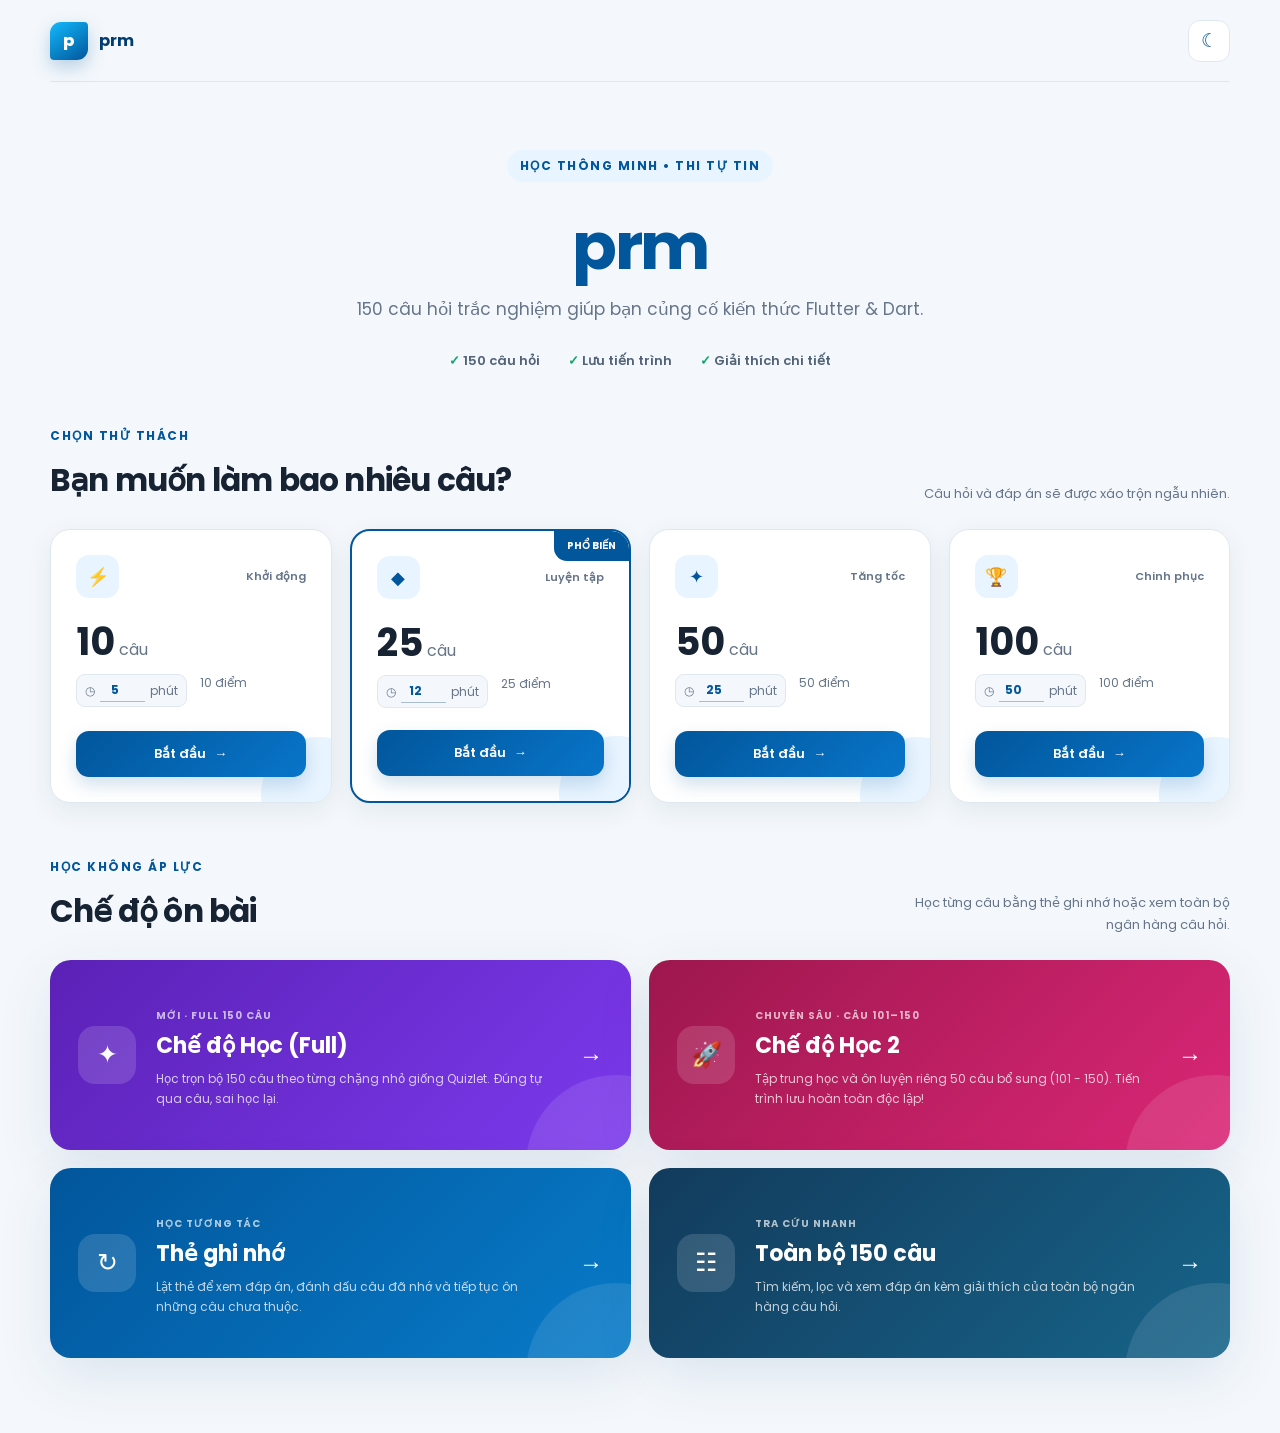
<file: index.html>
<!DOCTYPE html>
<html lang="vi">
<head>
  <meta charset="UTF-8">
  <meta name="viewport" content="width=device-width, initial-scale=1.0">
  <meta name="description" content="Website ôn tập 100 câu hỏi Flutter và Dart">
  <title>prm</title>
  <link rel="preconnect" href="https://fonts.googleapis.com">
  <link rel="preconnect" href="https://fonts.gstatic.com" crossorigin>
  <link href="https://fonts.googleapis.com/css2?family=Poppins:wght@400;500;600;700;800&display=swap" rel="stylesheet">
  <link rel="stylesheet" href="css/style.css">
</head>
<body class="home-page">
  <div class="page-glow glow-one"></div>
  <div class="page-glow glow-two"></div>

  <main class="home-shell page-enter">
    <header class="home-header">
      <a class="brand" href="index.html" aria-label="prm - Trang chủ">
        <span class="brand-mark" aria-hidden="true">p</span>
        <span>prm</span>
      </a>
      <button class="theme-toggle" type="button" aria-label="Đổi giao diện" title="Đổi giao diện">☾</button>
    </header>

    <section class="hero">
      <span class="eyebrow">Học thông minh • Thi tự tin</span>
      <h1><span>prm</span></h1>
      <p>150 câu hỏi trắc nghiệm giúp bạn củng cố kiến thức Flutter &amp; Dart.</p>
      <div class="hero-stats" aria-label="Thông tin bài luyện tập">
        <span>✓ 150 câu hỏi</span>
        <span>✓ Lưu tiến trình</span>
        <span>✓ Giải thích chi tiết</span>
      </div>
    </section>

    <section class="quiz-options" aria-labelledby="choose-title">
      <div class="section-heading">
        <div>
          <p class="section-kicker">Chọn thử thách</p>
          <h2 id="choose-title">Bạn muốn làm bao nhiêu câu?</h2>
        </div>
        <p class="section-note">Câu hỏi và đáp án sẽ được xáo trộn ngẫu nhiên.</p>
      </div>

      <div class="option-grid" id="quiz-options">
        <article class="exam-card" data-count="10" data-minutes="5">
          <div class="card-top"><span class="card-icon">⚡</span><span class="level-badge">Khởi động</span></div>
          <p class="question-count"><strong>10</strong> câu</p>
          <div class="card-meta">
            <label class="time-editor">◷ <input class="time-input" type="number" min="1" max="180" value="5" aria-label="Thời gian làm bài 10 câu"> phút</label>
            <span>10 điểm</span>
          </div>
          <button class="btn btn-primary start-btn" type="button">Bắt đầu <span>→</span></button>
        </article>
        <article class="exam-card featured" data-count="25" data-minutes="12">
          <span class="popular-badge">Phổ biến</span>
          <div class="card-top"><span class="card-icon">◆</span><span class="level-badge">Luyện tập</span></div>
          <p class="question-count"><strong>25</strong> câu</p>
          <div class="card-meta">
            <label class="time-editor">◷ <input class="time-input" type="number" min="1" max="180" value="12" aria-label="Thời gian làm bài 25 câu"> phút</label>
            <span>25 điểm</span>
          </div>
          <button class="btn btn-primary start-btn" type="button">Bắt đầu <span>→</span></button>
        </article>
        <article class="exam-card" data-count="50" data-minutes="25">
          <div class="card-top"><span class="card-icon">✦</span><span class="level-badge">Tăng tốc</span></div>
          <p class="question-count"><strong>50</strong> câu</p>
          <div class="card-meta">
            <label class="time-editor">◷ <input class="time-input" type="number" min="1" max="180" value="25" aria-label="Thời gian làm bài 50 câu"> phút</label>
            <span>50 điểm</span>
          </div>
          <button class="btn btn-primary start-btn" type="button">Bắt đầu <span>→</span></button>
        </article>
        <article class="exam-card" data-count="100" data-minutes="50">
          <div class="card-top"><span class="card-icon">🏆</span><span class="level-badge">Chinh phục</span></div>
          <p class="question-count"><strong>100</strong> câu</p>
          <div class="card-meta">
            <label class="time-editor">◷ <input class="time-input" type="number" min="1" max="180" value="50" aria-label="Thời gian làm bài 100 câu"> phút</label>
            <span>100 điểm</span>
          </div>
          <button class="btn btn-primary start-btn" type="button">Bắt đầu <span>→</span></button>
        </article>
      </div>
    </section>

    <section class="study-section" aria-labelledby="study-title">
      <div class="section-heading">
        <div>
          <p class="section-kicker">Học không áp lực</p>
          <h2 id="study-title">Chế độ ôn bài</h2>
        </div>
        <p class="section-note">Học từng câu bằng thẻ ghi nhớ hoặc xem toàn bộ ngân hàng câu hỏi.</p>
      </div>
      <div class="study-mode-grid">
        <a class="study-mode-card learn-mode" href="learn.html">
          <span class="study-mode-icon">✦</span>
          <div>
            <span class="mode-label">Mới · Full 150 câu</span>
            <h3>Chế độ Học (Full)</h3>
            <p>Học trọn bộ 150 câu theo từng chặng nhỏ giống Quizlet. Đúng tự qua câu, sai học lại.</p>
          </div>
          <span class="mode-arrow">→</span>
        </a>
        <a class="study-mode-card learn2-mode" href="learn2.html">
          <span class="study-mode-icon">🚀</span>
          <div>
            <span class="mode-label">Chuyên sâu · Câu 101–150</span>
            <h3>Chế độ Học 2</h3>
            <p>Tập trung học và ôn luyện riêng 50 câu bổ sung (101 - 150). Tiến trình lưu hoàn toàn độc lập!</p>
          </div>
          <span class="mode-arrow">→</span>
        </a>
        <a class="study-mode-card flashcard-mode" href="study.html">
          <span class="study-mode-icon">↻</span>
          <div>
            <span class="mode-label">Học tương tác</span>
            <h3>Thẻ ghi nhớ</h3>
            <p>Lật thẻ để xem đáp án, đánh dấu câu đã nhớ và tiếp tục ôn những câu chưa thuộc.</p>
          </div>
          <span class="mode-arrow">→</span>
        </a>
        <a class="study-mode-card library-mode" href="library.html">
          <span class="study-mode-icon">☷</span>
          <div>
            <span class="mode-label">Tra cứu nhanh</span>
            <h3>Toàn bộ 150 câu</h3>
            <p>Tìm kiếm, lọc và xem đáp án kèm giải thích của toàn bộ ngân hàng câu hỏi.</p>
          </div>
          <span class="mode-arrow">→</span>
        </a>
      </div>
    </section>
  </main>

  <div class="modal-backdrop" id="start-modal" hidden>
    <section class="modal" role="dialog" aria-modal="true" aria-labelledby="start-title">
      <div class="modal-icon">▶</div>
      <h2 id="start-title">Bắt đầu bài kiểm tra?</h2>
      <p id="start-message">Bạn có chắc muốn bắt đầu bài kiểm tra?</p>
      <div class="modal-summary">
        <span><small>Số câu</small><strong id="modal-count">25</strong></span>
        <span><small>Thời gian</small><strong id="modal-time">12 phút</strong></span>
      </div>
      <div class="modal-actions">
        <button class="btn btn-secondary" id="cancel-start" type="button">Hủy</button>
        <button class="btn btn-primary" id="confirm-start" type="button">Bắt đầu</button>
      </div>
    </section>
  </div>

  <div class="toast" id="toast" role="status"></div>
  <script src="js/questions.js"></script>
  <script src="js/home.js"></script>
</body>
</html>
</file>
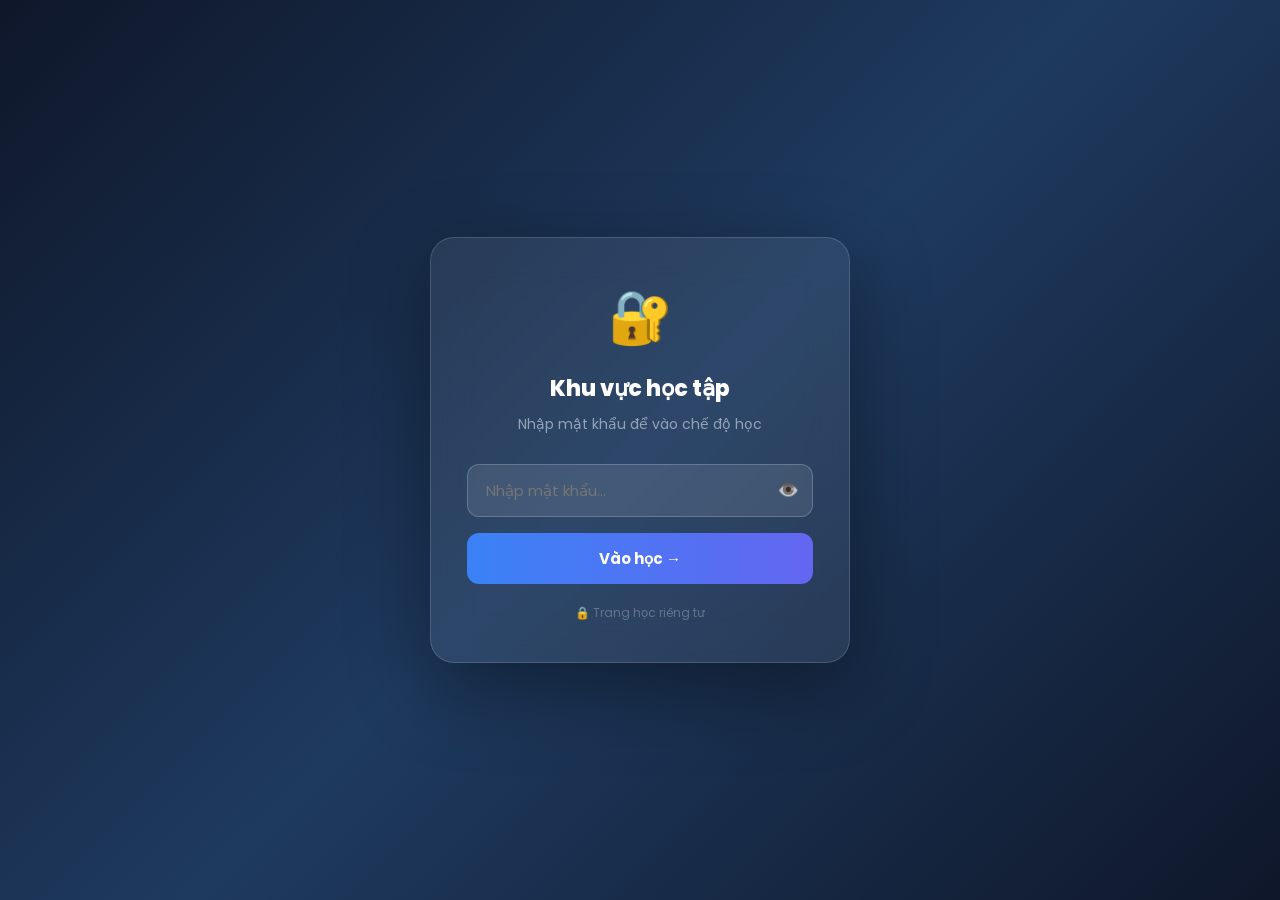
<file: learn.html>
<!DOCTYPE html>
<html lang="vi">
<head>
  <meta charset="UTF-8">
  <meta name="viewport" content="width=device-width, initial-scale=1.0">
  <meta name="description" content="Chế độ học thông minh giống Quizlet – prm">
  <title>Học | prm</title>
  <link rel="preconnect" href="https://fonts.googleapis.com">
  <link rel="preconnect" href="https://fonts.gstatic.com" crossorigin>
  <link href="https://fonts.googleapis.com/css2?family=Poppins:wght@400;500;600;700;800&display=swap" rel="stylesheet">
  <link rel="stylesheet" href="css/style.css">
  <link rel="stylesheet" href="css/learn.css">
</head>
<body class="learn-page">

  <!-- Password Gate -->
  <div id="password-gate" style="position:fixed;inset:0;z-index:9999;background:linear-gradient(135deg,#0f172a 0%,#1e3a5f 50%,#0f172a 100%);display:flex;align-items:center;justify-content:center;padding:20px">
    <div style="background:rgba(255,255,255,.07);backdrop-filter:blur(20px);border:1px solid rgba(255,255,255,.15);border-radius:24px;padding:40px 36px;width:100%;max-width:420px;text-align:center;box-shadow:0 24px 80px rgba(0,0,0,.4)">
      <div style="font-size:52px;margin-bottom:16px">🔐</div>
      <h2 style="color:#fff;font-size:22px;font-weight:800;margin:0 0 8px">Khu vực học tập</h2>
      <p style="color:#94a3b8;font-size:14px;margin:0 0 28px;line-height:1.6">Nhập mật khẩu để vào chế độ học</p>
      <div style="position:relative;margin-bottom:16px">
        <input id="pw-input" type="password"
          placeholder="Nhập mật khẩu..."
          style="width:100%;padding:14px 48px 14px 18px;border-radius:12px;border:1.5px solid rgba(255,255,255,.2);background:rgba(255,255,255,.1);color:#fff;font-size:15px;font-family:inherit;outline:none;box-sizing:border-box;transition:border-color .2s"
          autocomplete="off" spellcheck="false"
        />
        <button id="pw-toggle" type="button"
          style="position:absolute;right:14px;top:50%;transform:translateY(-50%);background:none;border:none;cursor:pointer;font-size:18px;line-height:1;padding:0;opacity:.7"
          title="Hiện/ẩn mật khẩu">👁️</button>
      </div>
      <div id="pw-error" style="color:#f87171;font-size:13px;margin-bottom:12px;min-height:20px;display:none">❌ Sai mật khẩu rồi, thử lại nhé!</div>
      <button id="pw-submit"
        style="width:100%;padding:14px;border-radius:12px;border:none;background:linear-gradient(90deg,#3b82f6,#6366f1);color:#fff;font-size:15px;font-weight:700;cursor:pointer;font-family:inherit;transition:opacity .2s,transform .1s"
        onmouseover="this.style.opacity='.9'" onmouseout="this.style.opacity='1'"
      >Vào học →</button>
      <p style="color:#64748b;font-size:12px;margin:20px 0 0">🔒 Trang học riêng tư</p>
    </div>
  </div>

  <!-- Header -->

  <header class="learn-header">
    <a class="brand" href="index.html"><span class="brand-mark">p</span><span>prm</span></a>
    <div class="learn-header-center">
      <span class="learn-mode-label">✦ Chế độ Học</span>
    </div>
    <div class="learn-header-right">
      <span class="learn-score-display">
        <span class="score-correct" id="hdr-correct">0</span>
        <span class="score-sep">/</span>
        <span class="score-total" id="hdr-total">0</span>
      </span>
      <button class="icon-btn theme-toggle" id="btn-theme" type="button" title="Đổi giao diện" aria-label="Đổi giao diện">☾</button>
      <button class="icon-btn sound-btn" id="btn-sound" type="button" title="Tắt tiếng" aria-label="Tắt tiếng">🔊</button>
      <a class="icon-btn home-icon" href="index.html" aria-label="Về trang chủ">⌂</a>
    </div>
  </header>

  <!-- Progress bar -->
  <div class="learn-progress-bar" role="progressbar" aria-label="Tiến độ học" id="learn-progress-bar">
    <div class="learn-progress-fill" id="learn-progress-fill"></div>
  </div>

  <!-- Main -->
  <main class="learn-shell page-enter">

    <!-- Round info -->
    <div class="learn-round-info" id="learn-round-info">
      <div class="learn-round-left">
        <span class="round-badge" id="round-badge">Vòng 1</span>
        <span class="round-count" id="round-count">150 câu còn lại</span>
      </div>
      <div class="learn-round-actions">
        <button class="learn-ctrl-btn" id="btn-order" type="button" title="Sắp xếp câu hỏi theo thứ tự từ 1 đến 150" aria-label="Học theo thứ tự">
          <span>📋 Thứ tự</span>
        </button>
        <button class="learn-ctrl-btn" id="btn-shuffle" type="button" title="Xáo trộn ngẫu nhiên vị trí các câu hỏi" aria-label="Trộn câu hỏi">
          <span>🔀 Trộn</span>
        </button>
        <button class="learn-ctrl-btn" id="btn-reset" type="button" title="Đặt lại toàn bộ tiến trình học từ đầu" aria-label="Học lại từ đầu">
          <span>↺ Reset</span>
        </button>
      </div>
    </div>

    <!-- Question card -->
    <section class="learn-card" id="learn-card">
      <div class="learn-card-top">
        <span class="learn-tag">Thuật ngữ</span>
        <span class="learn-q-num" id="learn-q-num">Câu 1 / 150</span>
      </div>
      <h1 class="learn-question" id="learn-question">Đang tải...</h1>

      <p class="learn-choose-label" id="learn-choose-label">Chọn đáp án đúng</p>

      <div class="learn-options" id="learn-options"></div>

      <!-- Feedback hint (sai) -->
      <div class="learn-feedback-hint" id="learn-feedback-hint" hidden>
        <span id="feedback-msg">Đừng lo, bạn vẫn đang học mà!</span>
      </div>
    </section>

    <!-- Continue footer (hiện sau khi trả lời) -->
    <div class="learn-footer" id="learn-footer" hidden>
      <span class="learn-continue-hint" id="learn-continue-hint">Nhấn vào câu trả lời đúng hoặc nhấn phím bất kỳ để tiếp tục</span>
      <button class="btn btn-primary learn-continue-btn" id="learn-continue-btn" type="button">Tiếp tục</button>
    </div>

  </main>

  <!-- Batch Review Modal (ôn tập sau mỗi chặng) -->
  <div class="batch-review-backdrop" id="batch-review-modal" hidden>
    <div class="batch-review-panel">
      <div class="batch-review-header">
        <div class="batch-review-title-area">
          <span class="batch-review-icon">📋</span>
          <div>
            <h2 class="batch-review-title" id="batch-review-title">Ôn tập chặng 1</h2>
            <p class="batch-review-subtitle" id="batch-review-subtitle">Xem lại toàn bộ câu hỏi và đáp án đúng</p>
          </div>
        </div>
        <button class="batch-review-close" id="batch-review-close" type="button" aria-label="Đóng">✕</button>
      </div>
      <div class="batch-review-body" id="batch-review-body">
        <!-- filled by JS -->
      </div>
      <div class="batch-review-footer">
        <button class="btn btn-primary batch-review-next" id="batch-review-next" type="button">
          Tiếp tục học <span>→</span>
        </button>
      </div>
    </div>
  </div>

  <!-- Complete modal -->

  <div class="modal-backdrop" id="learn-complete-modal" hidden>
    <section class="modal learn-complete-modal-box" role="dialog" aria-modal="true" aria-labelledby="learn-complete-title">
      <div class="modal-icon">✓</div>
      <h2 id="learn-complete-title">Hoàn thành vòng học!</h2>
      <p id="learn-complete-msg">Bạn đã trả lời xong tất cả câu hỏi.</p>

      <div class="learn-complete-stats" id="learn-complete-stats"></div>

      <div class="modal-actions learn-complete-actions" id="learn-complete-actions"></div>
    </section>
  </div>

  <script src="js/questions.js"></script>
  <script src="js/learn.js"></script>
</body>
</html>
</file>
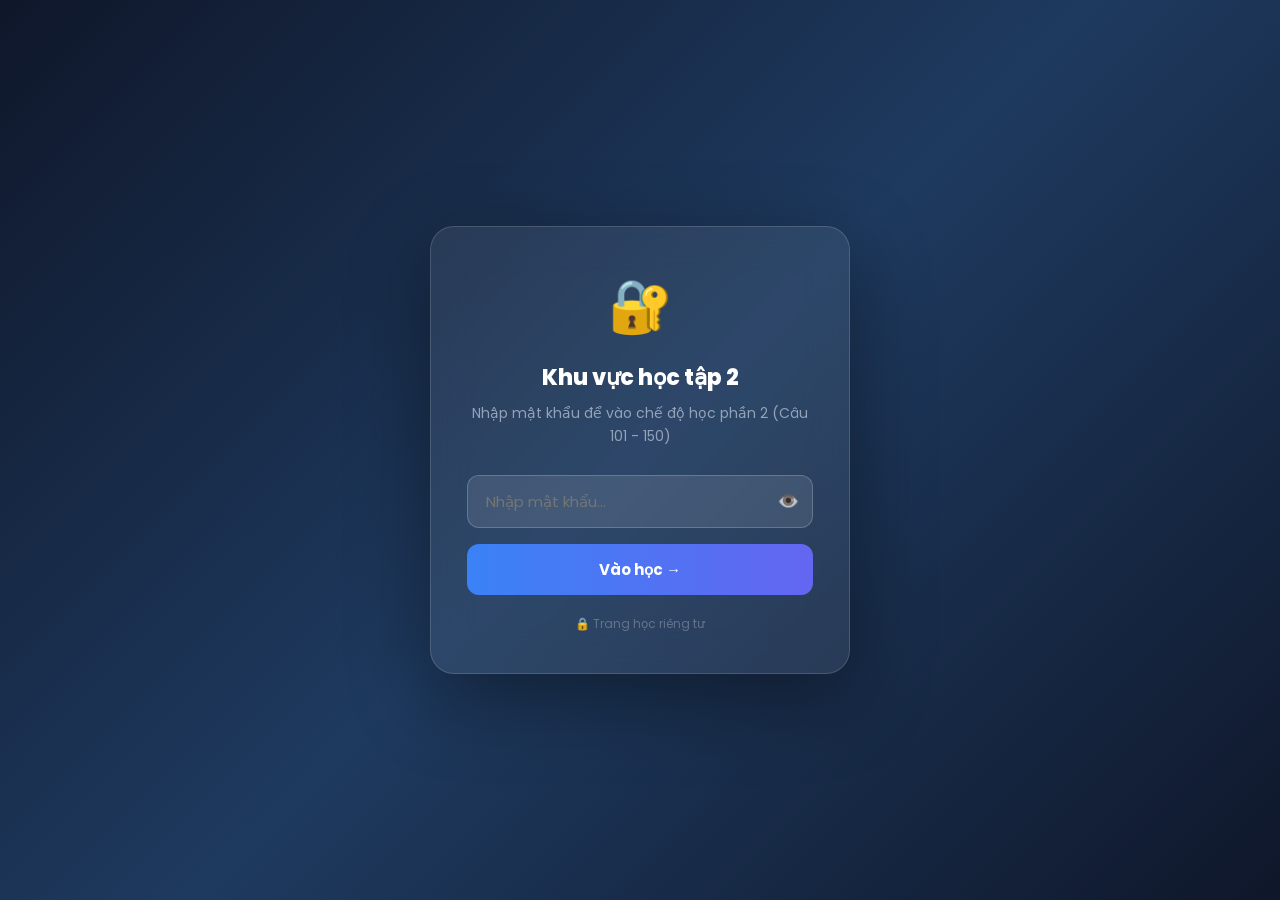
<file: learn2.html>
<!DOCTYPE html>
<html lang="vi">
<head>
  <meta charset="UTF-8">
  <meta name="viewport" content="width=device-width, initial-scale=1.0">
  <meta name="description" content="Chế độ học thông minh phần 2 (câu 101-150) – prm">
  <title>Học Phần 2 (Câu 101 - 150) | prm</title>
  <link rel="preconnect" href="https://fonts.googleapis.com">
  <link rel="preconnect" href="https://fonts.gstatic.com" crossorigin>
  <link href="https://fonts.googleapis.com/css2?family=Poppins:wght@400;500;600;700;800&display=swap" rel="stylesheet">
  <link rel="stylesheet" href="css/style.css">
  <link rel="stylesheet" href="css/learn.css">
</head>
<body class="learn-page">

  <!-- Password Gate -->
  <div id="password-gate" style="position:fixed;inset:0;z-index:9999;background:linear-gradient(135deg,#0f172a 0%,#1e3a5f 50%,#0f172a 100%);display:flex;align-items:center;justify-content:center;padding:20px">
    <div style="background:rgba(255,255,255,.07);backdrop-filter:blur(20px);border:1px solid rgba(255,255,255,.15);border-radius:24px;padding:40px 36px;width:100%;max-width:420px;text-align:center;box-shadow:0 24px 80px rgba(0,0,0,.4)">
      <div style="font-size:52px;margin-bottom:16px">🔐</div>
      <h2 style="color:#fff;font-size:22px;font-weight:800;margin:0 0 8px">Khu vực học tập 2</h2>
      <p style="color:#94a3b8;font-size:14px;margin:0 0 28px;line-height:1.6">Nhập mật khẩu để vào chế độ học phần 2 (Câu 101 - 150)</p>
      <div style="position:relative;margin-bottom:16px">
        <input id="pw-input" type="password"
          placeholder="Nhập mật khẩu..."
          style="width:100%;padding:14px 48px 14px 18px;border-radius:12px;border:1.5px solid rgba(255,255,255,.2);background:rgba(255,255,255,.1);color:#fff;font-size:15px;font-family:inherit;outline:none;box-sizing:border-box;transition:border-color .2s"
          autocomplete="off" spellcheck="false"
        />
        <button id="pw-toggle" type="button"
          style="position:absolute;right:14px;top:50%;transform:translateY(-50%);background:none;border:none;cursor:pointer;font-size:18px;line-height:1;padding:0;opacity:.7"
          title="Hiện/ẩn mật khẩu">👁️</button>
      </div>
      <div id="pw-error" style="color:#f87171;font-size:13px;margin-bottom:12px;min-height:20px;display:none">❌ Sai mật khẩu rồi, thử lại nhé!</div>
      <button id="pw-submit"
        style="width:100%;padding:14px;border-radius:12px;border:none;background:linear-gradient(90deg,#3b82f6,#6366f1);color:#fff;font-size:15px;font-weight:700;cursor:pointer;font-family:inherit;transition:opacity .2s,transform .1s"
        onmouseover="this.style.opacity='.9'" onmouseout="this.style.opacity='1'"
      >Vào học →</button>
      <p style="color:#64748b;font-size:12px;margin:20px 0 0">🔒 Trang học riêng tư</p>
    </div>
  </div>

  <!-- Header -->
  <header class="learn-header">
    <a class="brand" href="index.html"><span class="brand-mark">p</span><span>prm</span></a>
    <div class="learn-header-center">
      <span class="learn-mode-label">✦ Chế độ Học 2 (Câu 101 - 150)</span>
    </div>
    <div class="learn-header-right">
      <span class="learn-score-display">
        <span class="score-correct" id="hdr-correct">0</span>
        <span class="score-sep">/</span>
        <span class="score-total" id="hdr-total">0</span>
      </span>
      <button class="icon-btn theme-toggle" id="btn-theme" type="button" title="Đổi giao diện" aria-label="Đổi giao diện">☾</button>
      <button class="icon-btn sound-btn" id="btn-sound" type="button" title="Tắt tiếng" aria-label="Tắt tiếng">🔊</button>
      <a class="icon-btn home-icon" href="index.html" aria-label="Về trang chủ">⌂</a>
    </div>
  </header>

  <!-- Progress bar -->
  <div class="learn-progress-bar" role="progressbar" aria-label="Tiến độ học" id="learn-progress-bar">
    <div class="learn-progress-fill" id="learn-progress-fill"></div>
  </div>

  <!-- Main -->
  <main class="learn-shell page-enter">

    <!-- Round info -->
    <div class="learn-round-info" id="learn-round-info">
      <div class="learn-round-left">
        <span class="round-badge" id="round-badge">Vòng 1</span>
        <span class="round-count" id="round-count">50 câu còn lại</span>
      </div>
      <div class="learn-round-actions">
        <button class="learn-ctrl-btn" id="btn-order" type="button" title="Sắp xếp câu hỏi theo thứ tự từ 101 đến 150" aria-label="Học theo thứ tự">
          <span>📋 Thứ tự</span>
        </button>
        <button class="learn-ctrl-btn" id="btn-shuffle" type="button" title="Xáo trộn ngẫu nhiên vị trí các câu hỏi" aria-label="Trộn câu hỏi">
          <span>🔀 Trộn</span>
        </button>
        <button class="learn-ctrl-btn" id="btn-reset" type="button" title="Đặt lại toàn bộ tiến trình học từ đầu" aria-label="Học lại từ đầu">
          <span>↺ Reset</span>
        </button>
      </div>
    </div>

    <!-- Question card -->
    <section class="learn-card" id="learn-card">
      <div class="learn-card-top">
        <span class="learn-tag">Thuật ngữ</span>
        <span class="learn-q-num" id="learn-q-num">Câu 1 / 50</span>
      </div>
      <h1 class="learn-question" id="learn-question">Đang tải...</h1>

      <p class="learn-choose-label" id="learn-choose-label">Chọn đáp án đúng</p>

      <div class="learn-options" id="learn-options"></div>

      <!-- Feedback hint (sai) -->
      <div class="learn-feedback-hint" id="learn-feedback-hint" hidden>
        <span id="feedback-msg">Đừng lo, bạn vẫn đang học mà!</span>
      </div>
    </section>

    <!-- Continue footer (hiện sau khi trả lời) -->
    <div class="learn-footer" id="learn-footer" hidden>
      <span class="learn-continue-hint" id="learn-continue-hint">Nhấn vào câu trả lời đúng hoặc nhấn phím bất kỳ để tiếp tục</span>
      <button class="btn btn-primary learn-continue-btn" id="learn-continue-btn" type="button">Tiếp tục</button>
    </div>

  </main>

  <!-- Batch Review Modal (ôn tập sau mỗi chặng) -->
  <div class="batch-review-backdrop" id="batch-review-modal" hidden>
    <div class="batch-review-panel">
      <div class="batch-review-header">
        <div class="batch-review-title-area">
          <span class="batch-review-icon">📋</span>
          <div>
            <h2 class="batch-review-title" id="batch-review-title">Ôn tập chặng 1</h2>
            <p class="batch-review-subtitle" id="batch-review-subtitle">Xem lại toàn bộ câu hỏi và đáp án đúng</p>
          </div>
        </div>
        <button class="batch-review-close" id="batch-review-close" type="button" aria-label="Đóng">✕</button>
      </div>
      <div class="batch-review-body" id="batch-review-body">
        <!-- filled by JS -->
      </div>
      <div class="batch-review-footer">
        <button class="btn btn-primary batch-review-next" id="batch-review-next" type="button">
          Tiếp tục học <span>→</span>
        </button>
      </div>
    </div>
  </div>

  <!-- Complete modal -->
  <div class="modal-backdrop" id="learn-complete-modal" hidden>
    <section class="modal learn-complete-modal-box" role="dialog" aria-modal="true" aria-labelledby="learn-complete-title">
      <div class="modal-icon">✓</div>
      <h2 id="learn-complete-title">Hoàn thành vòng học!</h2>
      <p id="learn-complete-msg">Bạn đã trả lời xong tất cả 50 câu (101-150).</p>

      <div class="learn-complete-stats" id="learn-complete-stats"></div>

      <div class="modal-actions learn-complete-actions" id="learn-complete-actions"></div>
    </section>
  </div>

  <script src="js/questions.js"></script>
  <script>
    window.LEARN_CONFIG = {
      storageKey: "prmLearn2Progress",
      startIdx: 100,
      endIdx: 150
    };
  </script>
  <script src="js/learn.js"></script>
</body>
</html>
</file>
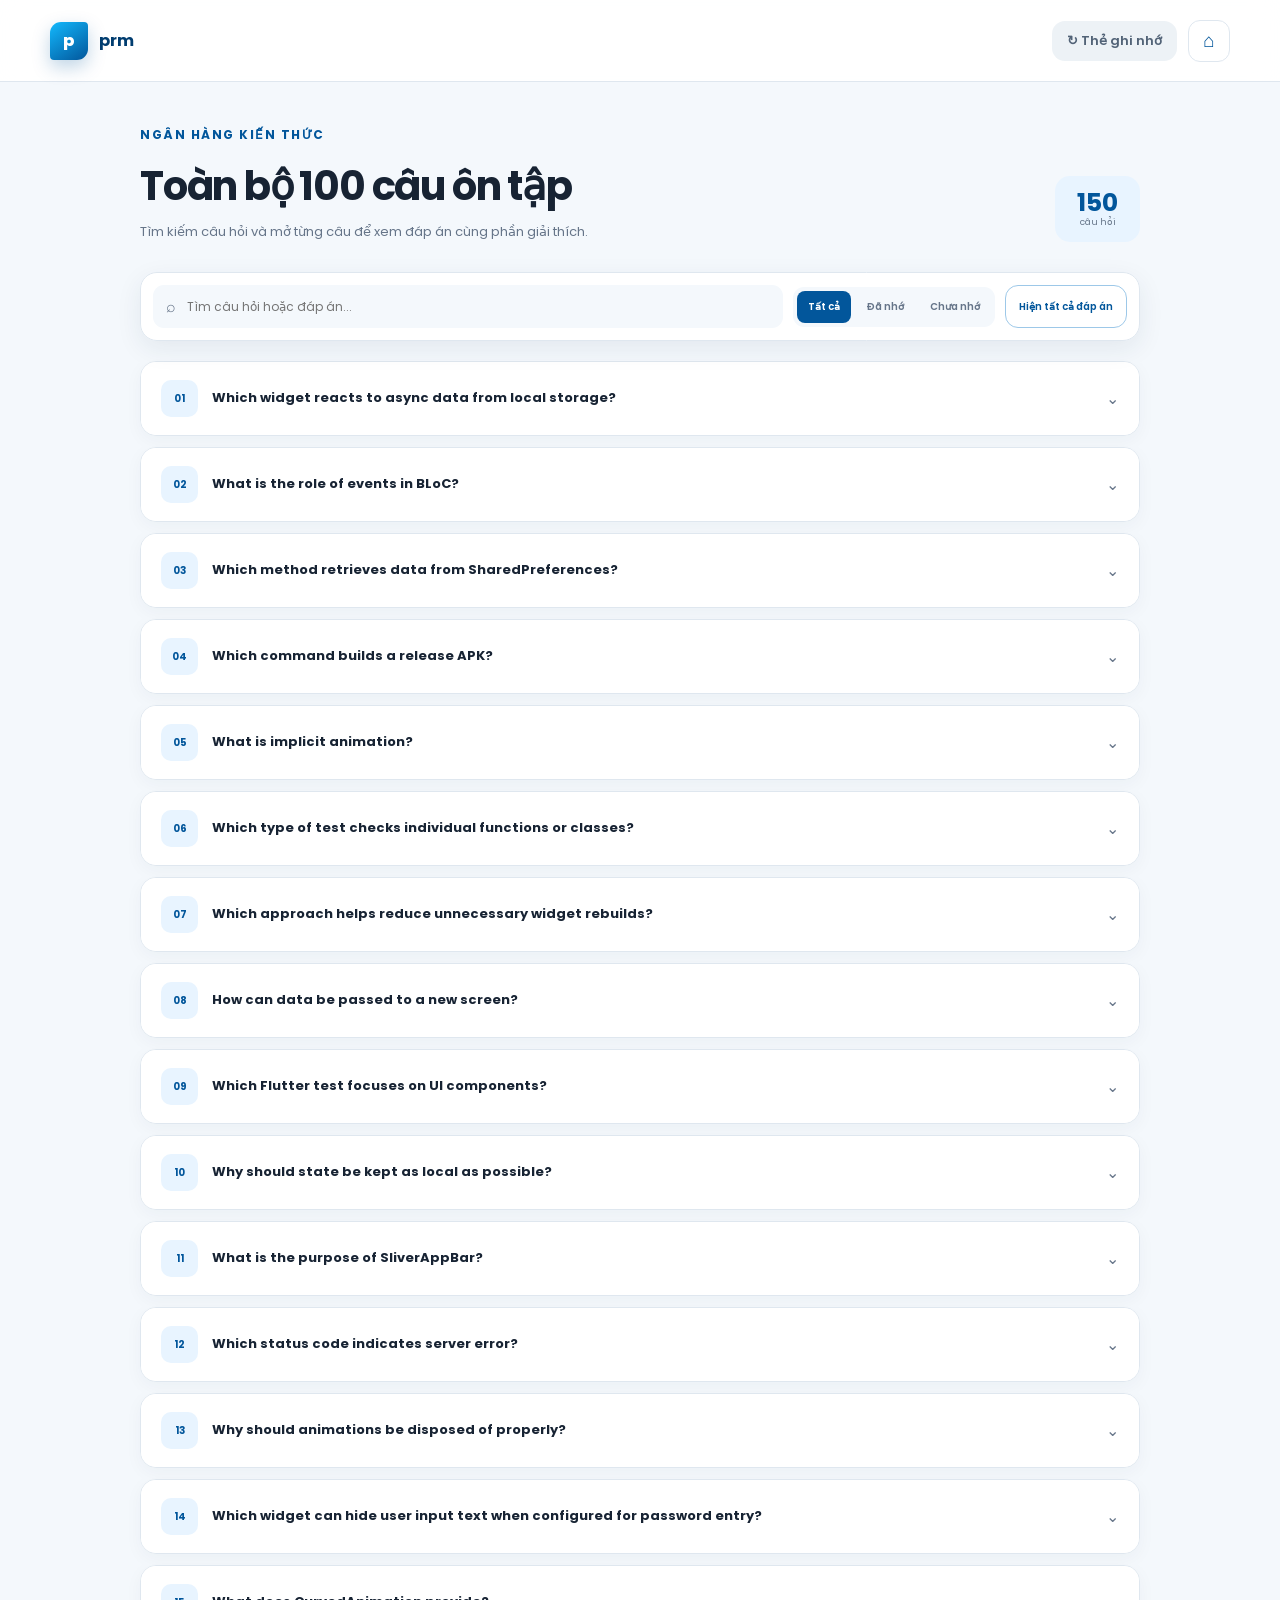
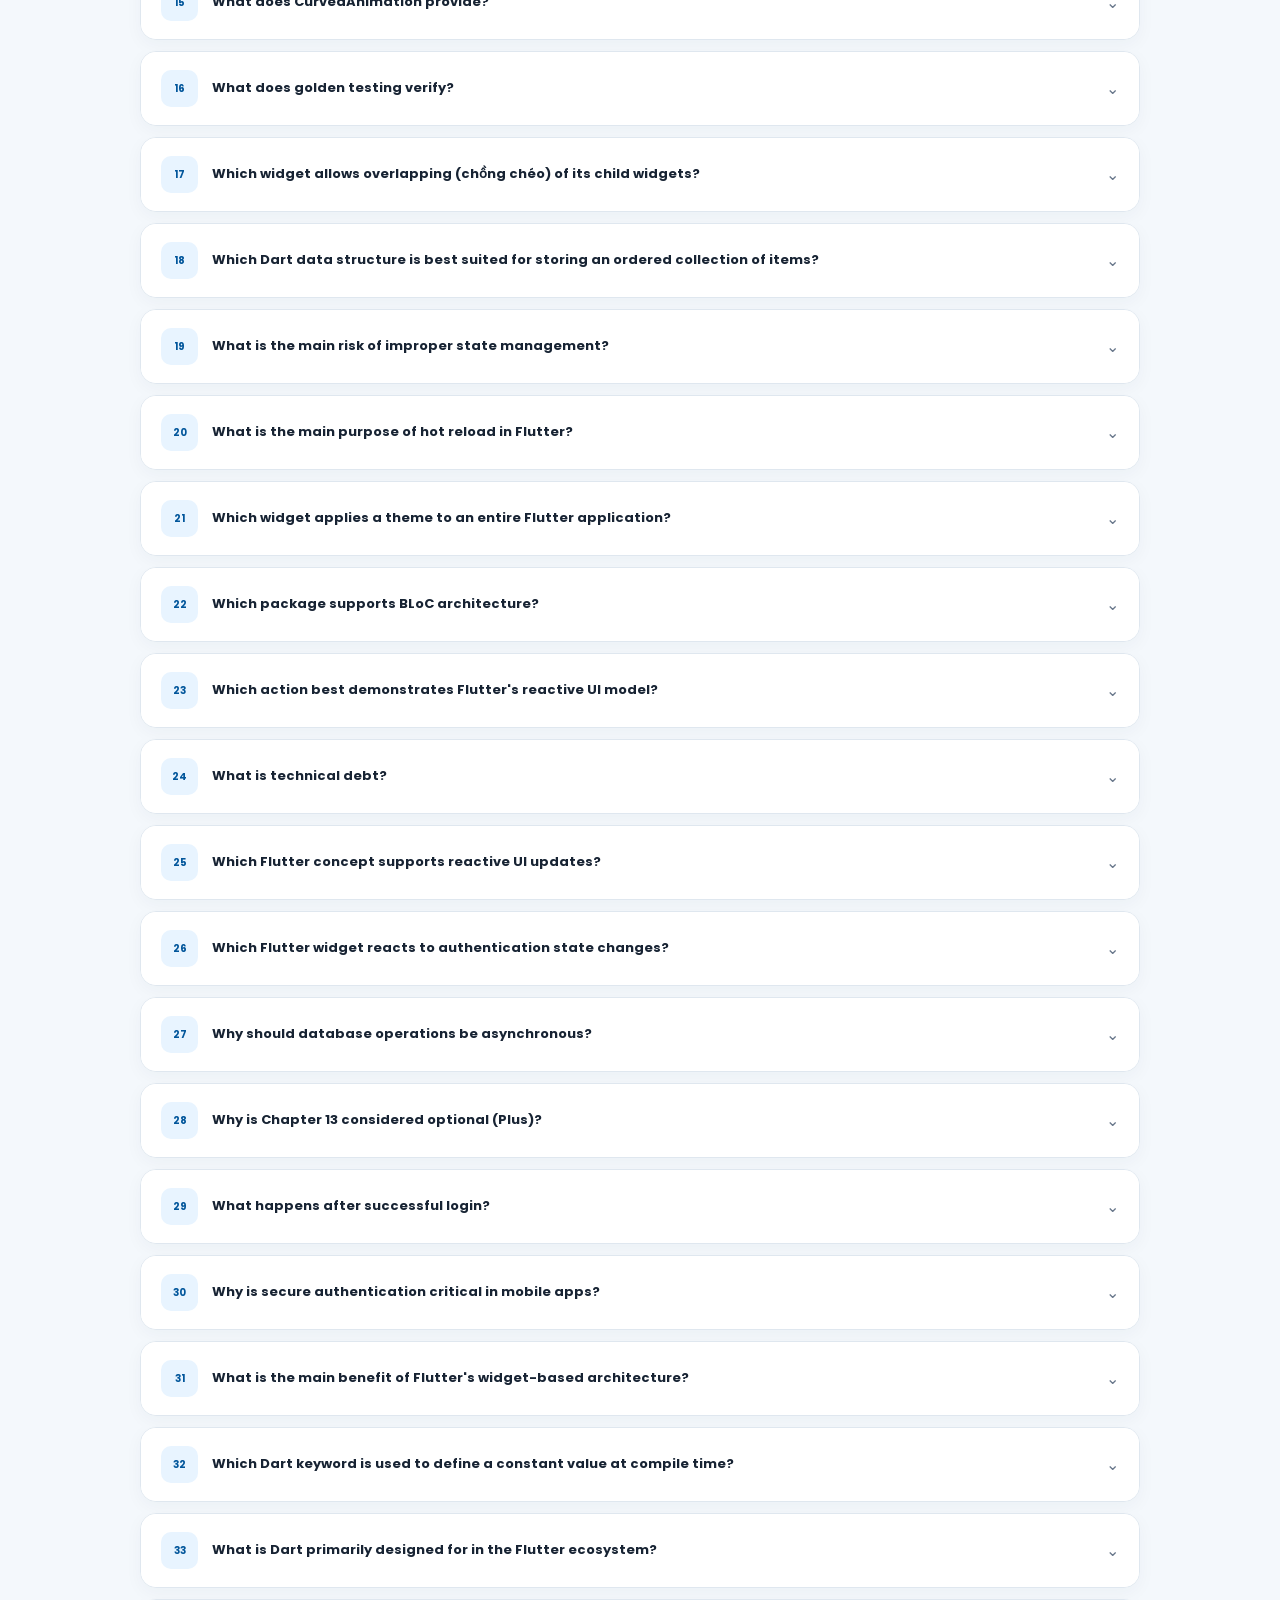
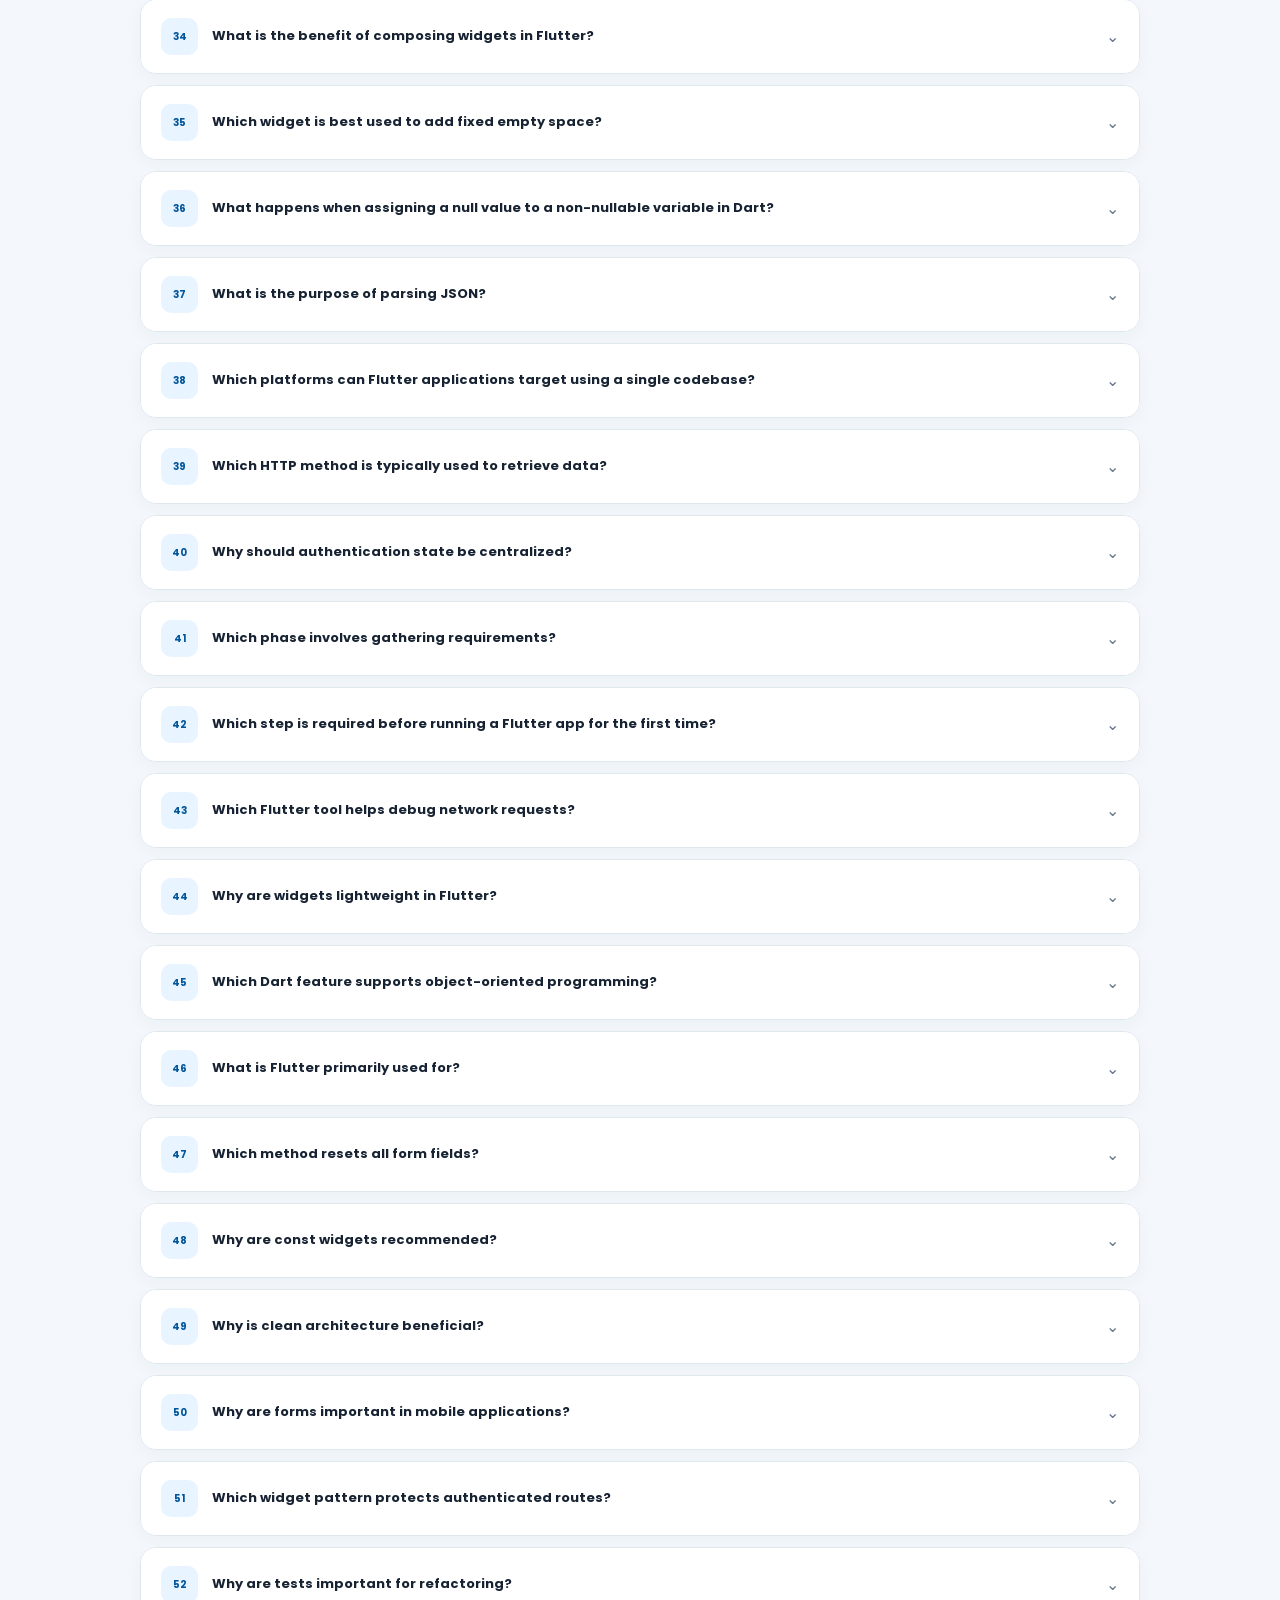
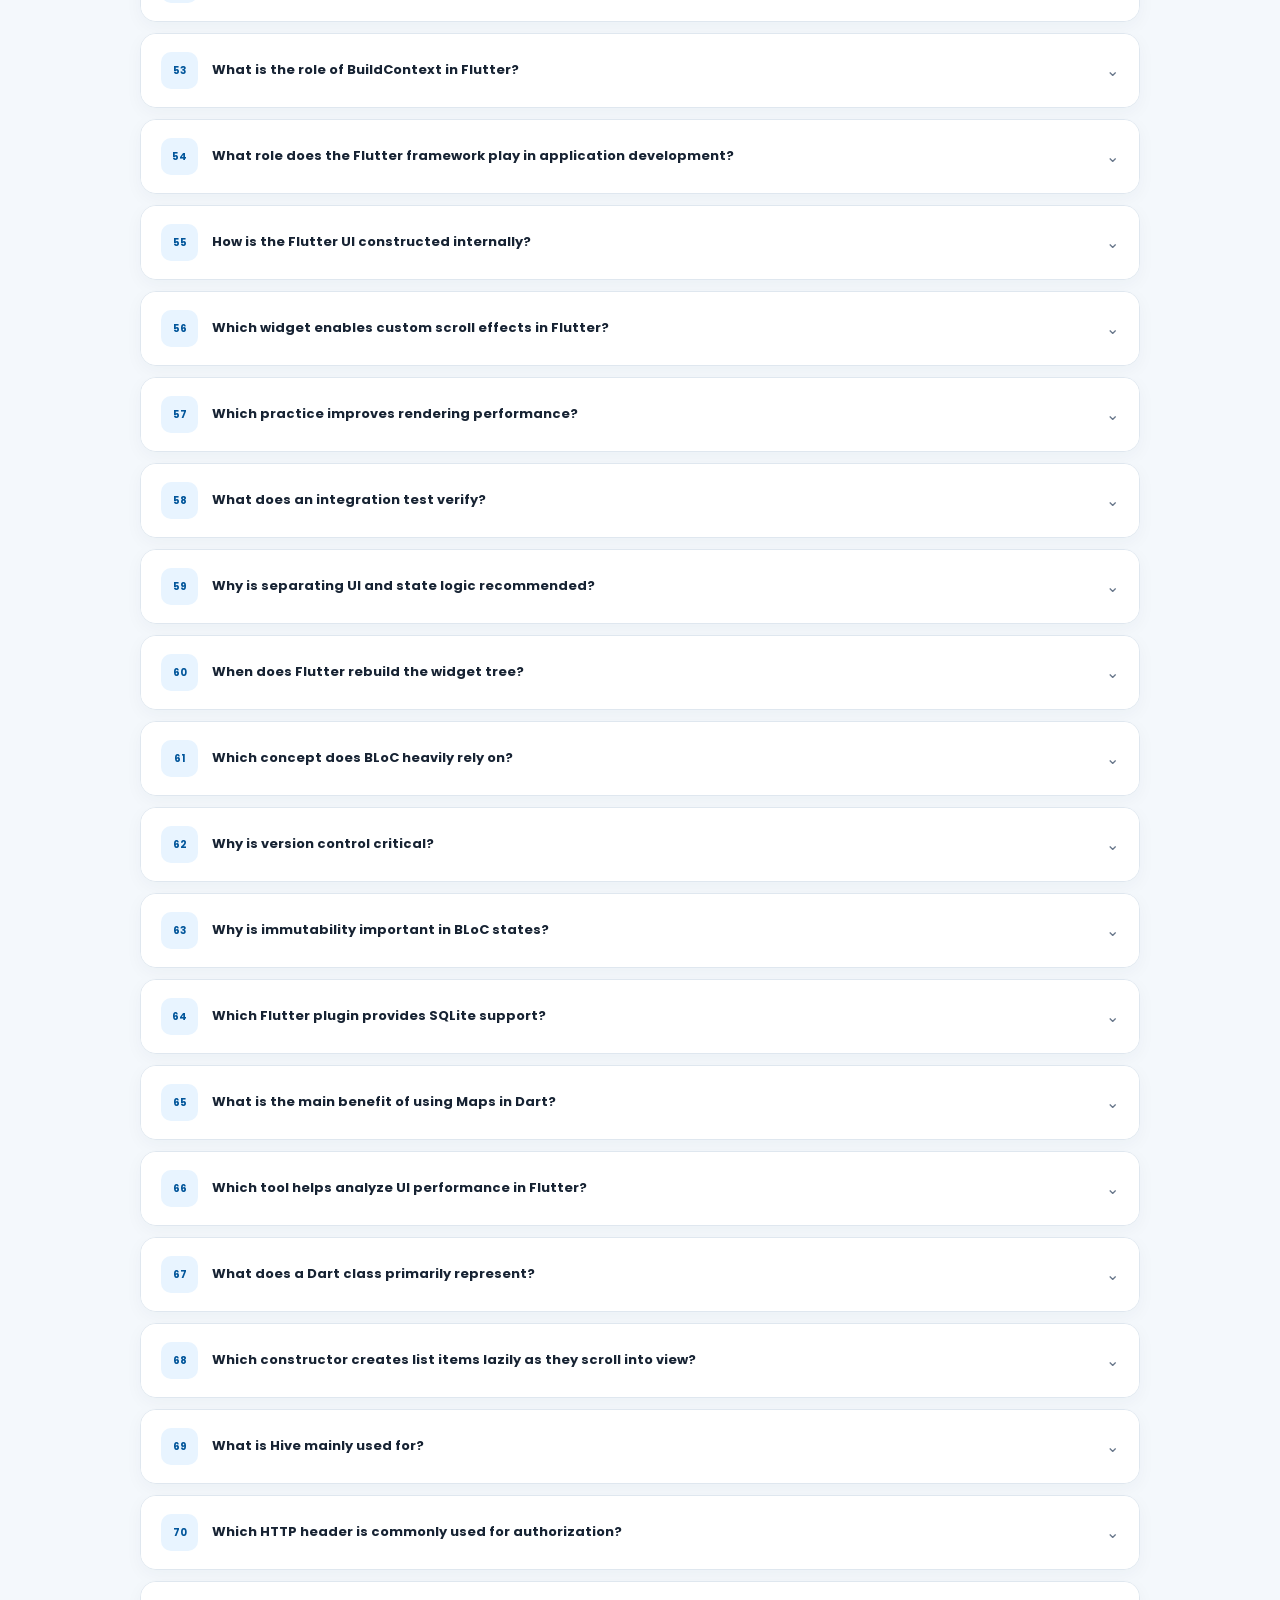
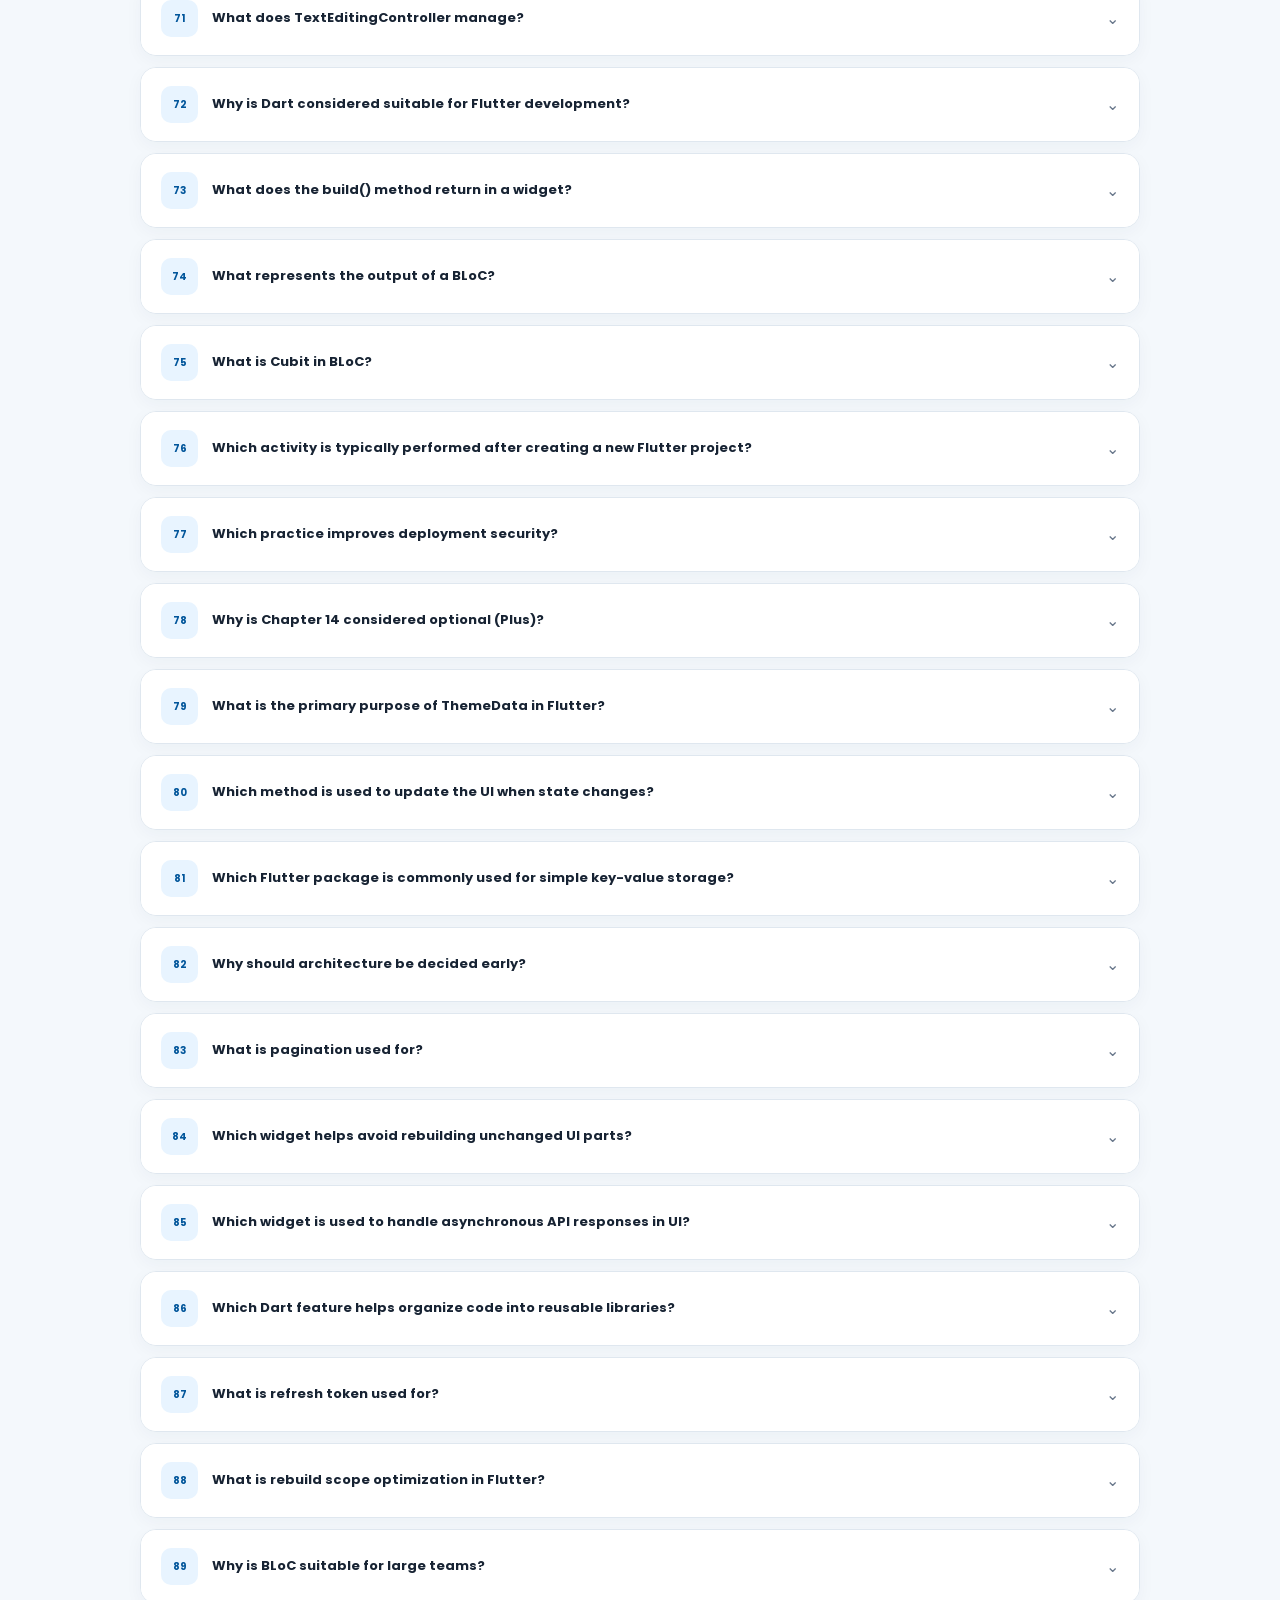
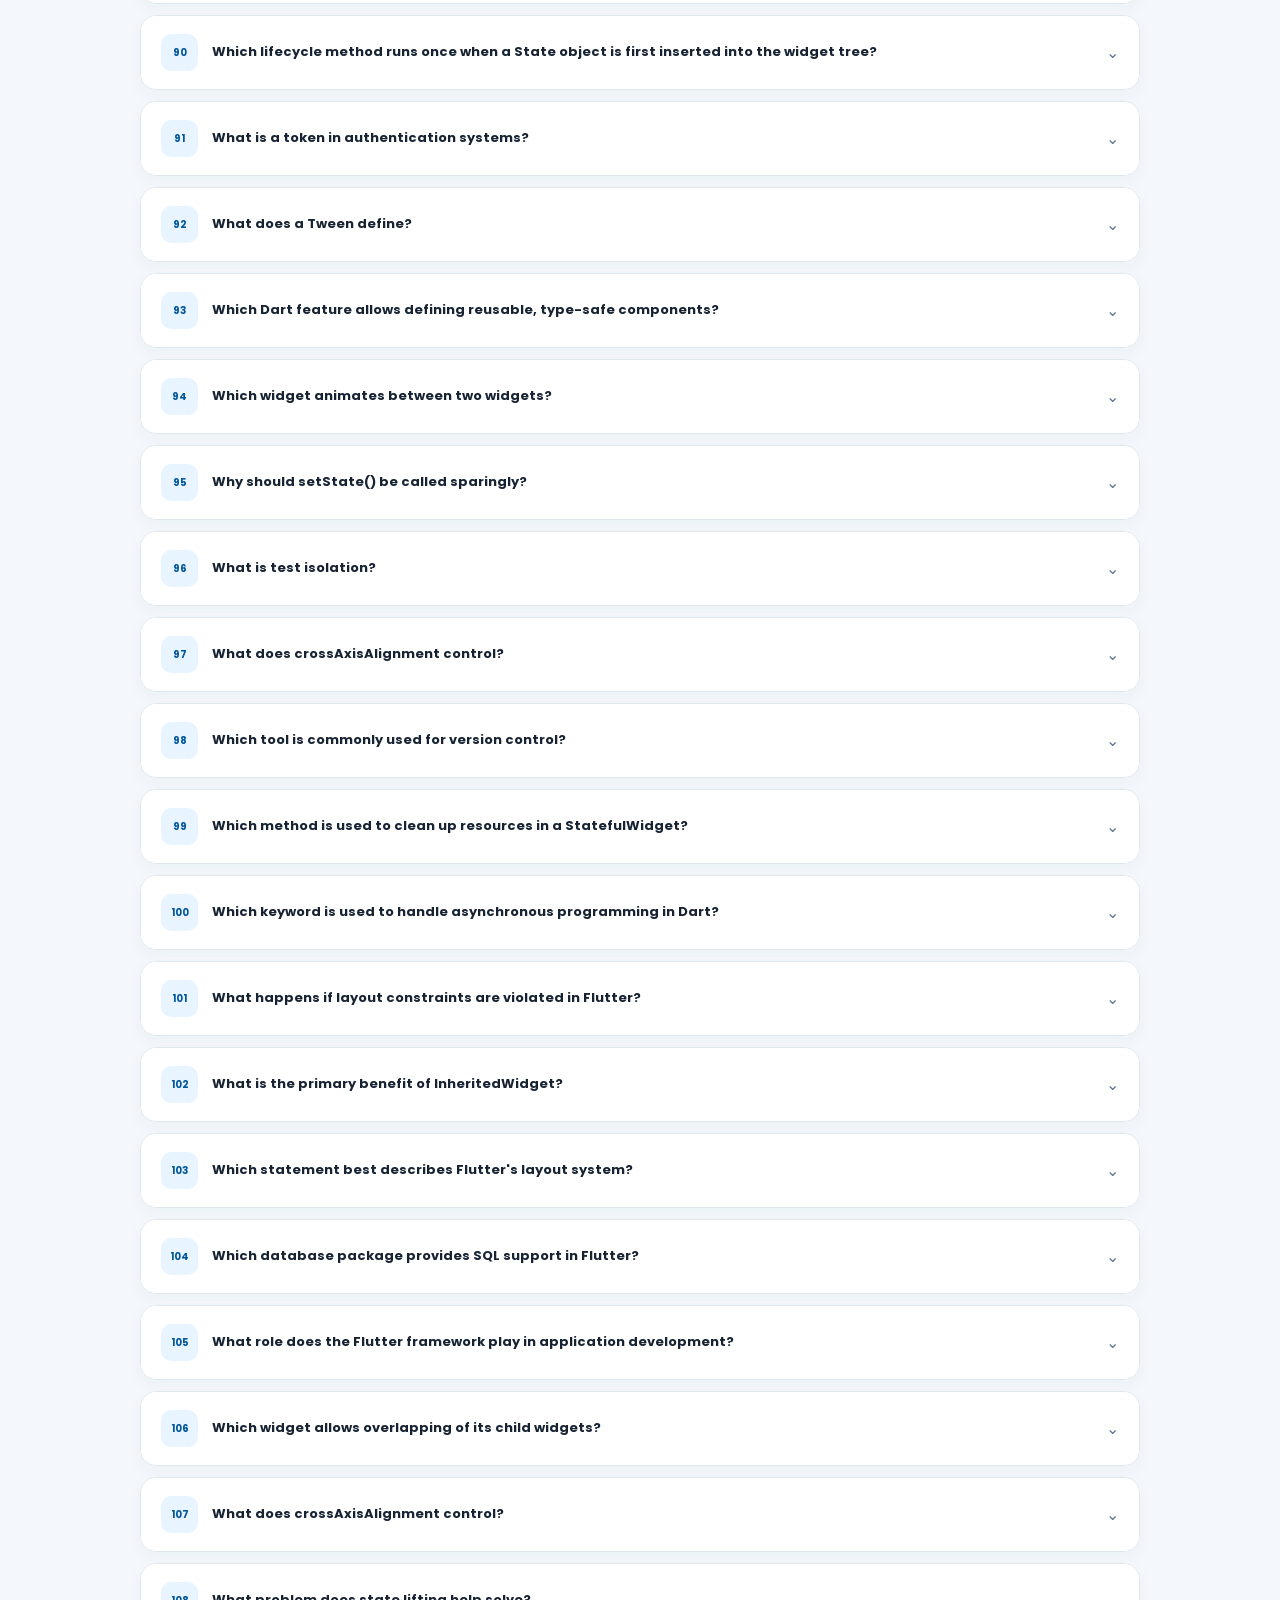
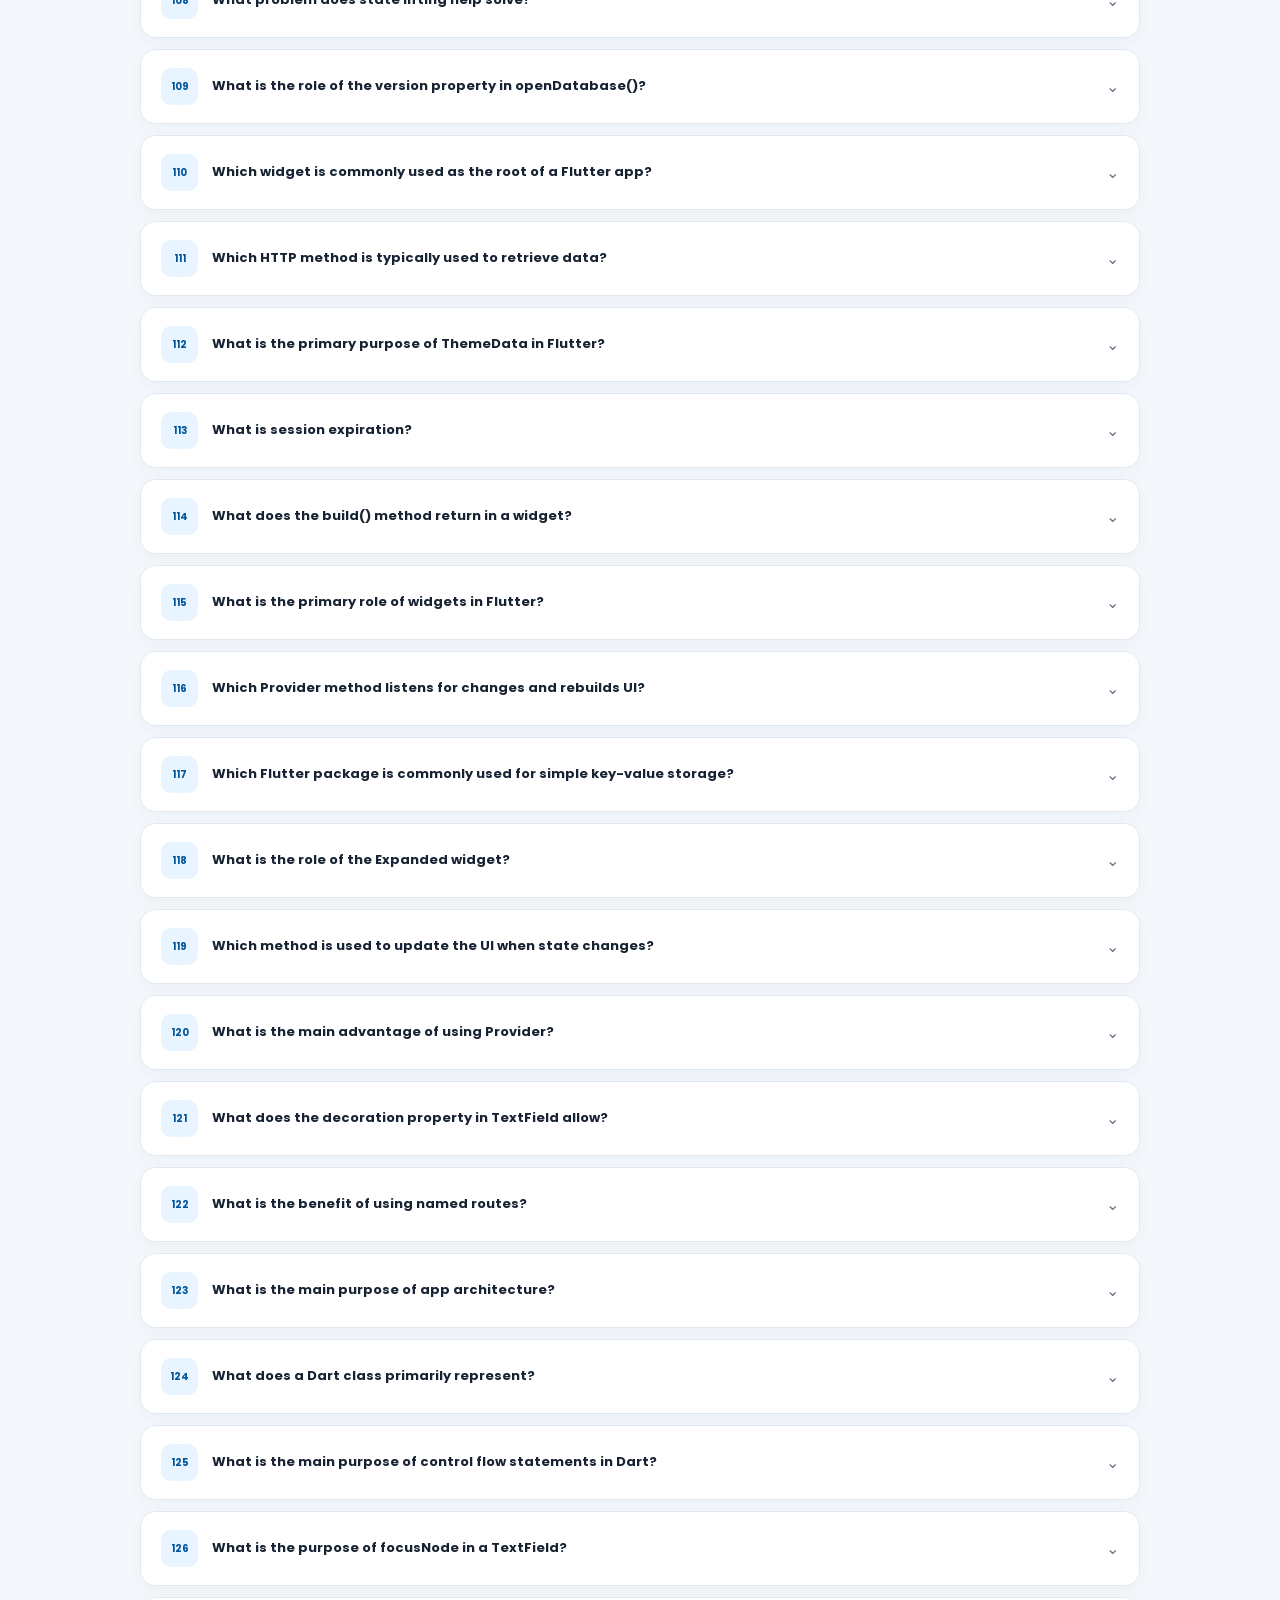
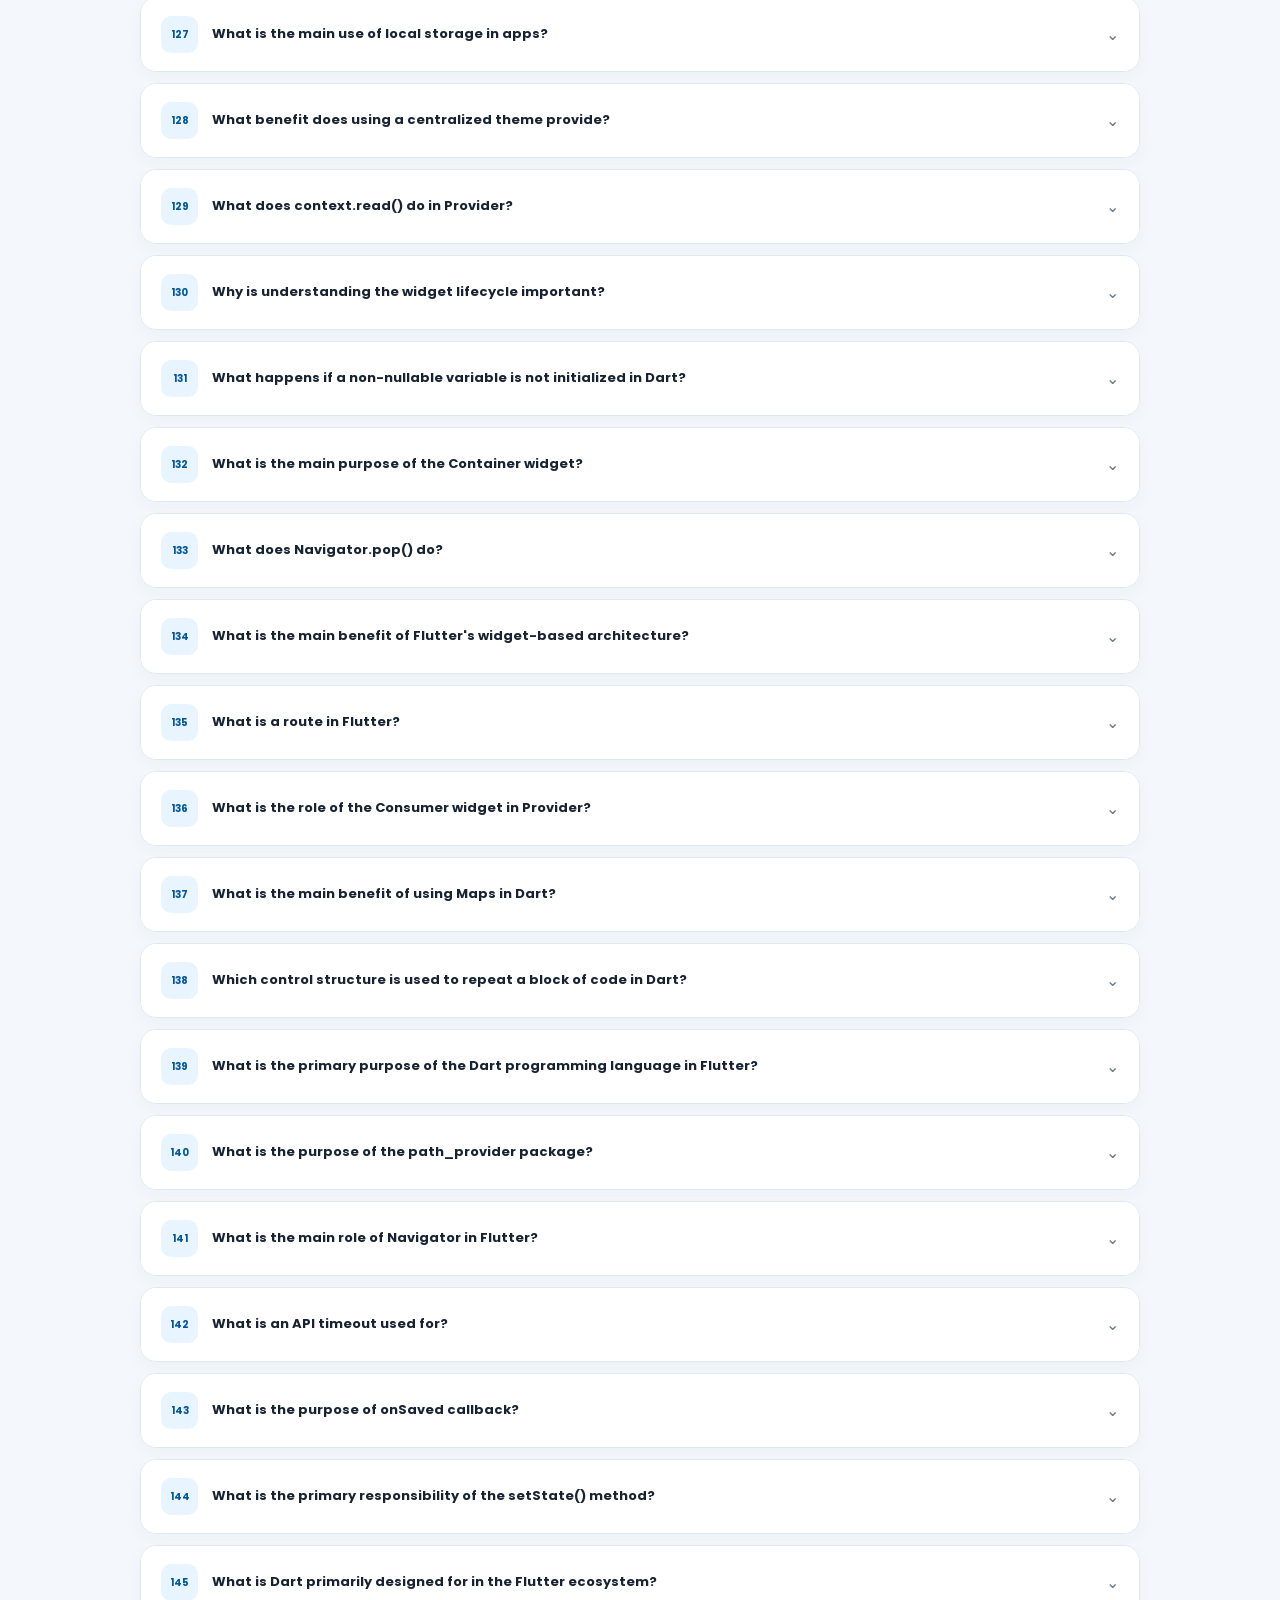
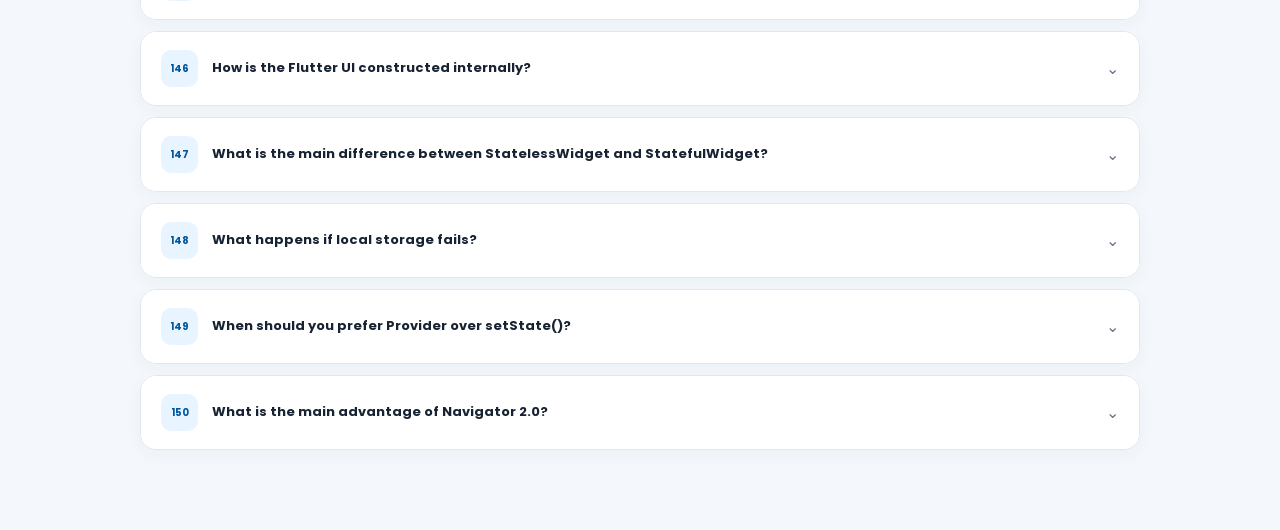
<file: library.html>
<!DOCTYPE html>
<html lang="vi">
<head>
  <meta charset="UTF-8">
  <meta name="viewport" content="width=device-width, initial-scale=1.0">
  <meta name="description" content="Toàn bộ 100 câu hỏi ôn tập PRM">
  <title>100 câu ôn tập | prm</title>
  <link rel="preconnect" href="https://fonts.googleapis.com">
  <link rel="preconnect" href="https://fonts.gstatic.com" crossorigin>
  <link href="https://fonts.googleapis.com/css2?family=Poppins:wght@400;500;600;700;800&display=swap" rel="stylesheet">
  <link rel="stylesheet" href="css/style.css">
</head>
<body class="library-page">
  <header class="quiz-header">
    <a class="brand" href="index.html"><span class="brand-mark">p</span><span>prm</span></a>
    <div class="header-actions">
      <a class="btn btn-secondary compact-btn" href="study.html">↻ Thẻ ghi nhớ</a>
      <a class="icon-btn home-icon" href="index.html" aria-label="Về trang chủ">⌂</a>
    </div>
  </header>

  <main class="library-shell page-enter">
    <section class="library-hero">
      <div>
        <p class="section-kicker">Ngân hàng kiến thức</p>
        <h1>Toàn bộ 100 câu ôn tập</h1>
        <p>Tìm kiếm câu hỏi và mở từng câu để xem đáp án cùng phần giải thích.</p>
      </div>
      <div class="library-count"><strong id="visible-count">100</strong><span>câu hỏi</span></div>
    </section>

    <section class="library-tools" aria-label="Công cụ lọc câu hỏi">
      <label class="search-box">
        <span>⌕</span>
        <input id="question-search" type="search" placeholder="Tìm câu hỏi hoặc đáp án..." autocomplete="off">
      </label>
      <div class="filter-group" id="library-filters">
        <button class="filter-btn active" type="button" data-filter="all">Tất cả</button>
        <button class="filter-btn" type="button" data-filter="known">Đã nhớ</button>
        <button class="filter-btn" type="button" data-filter="unknown">Chưa nhớ</button>
      </div>
      <button class="btn btn-outline reveal-all-btn" id="reveal-all" type="button">Hiện tất cả đáp án</button>
    </section>

    <div class="library-list" id="library-list"></div>
    <section class="empty-state" id="library-empty" hidden>
      <span>⌕</span>
      <h2>Không tìm thấy câu hỏi</h2>
      <p>Hãy thử một từ khóa hoặc bộ lọc khác.</p>
    </section>
  </main>

  <button class="back-to-top" id="back-to-top" type="button" aria-label="Lên đầu trang">↑</button>
  <script src="js/questions.js"></script>
  <script src="js/library.js"></script>
</body>
</html>
</file>
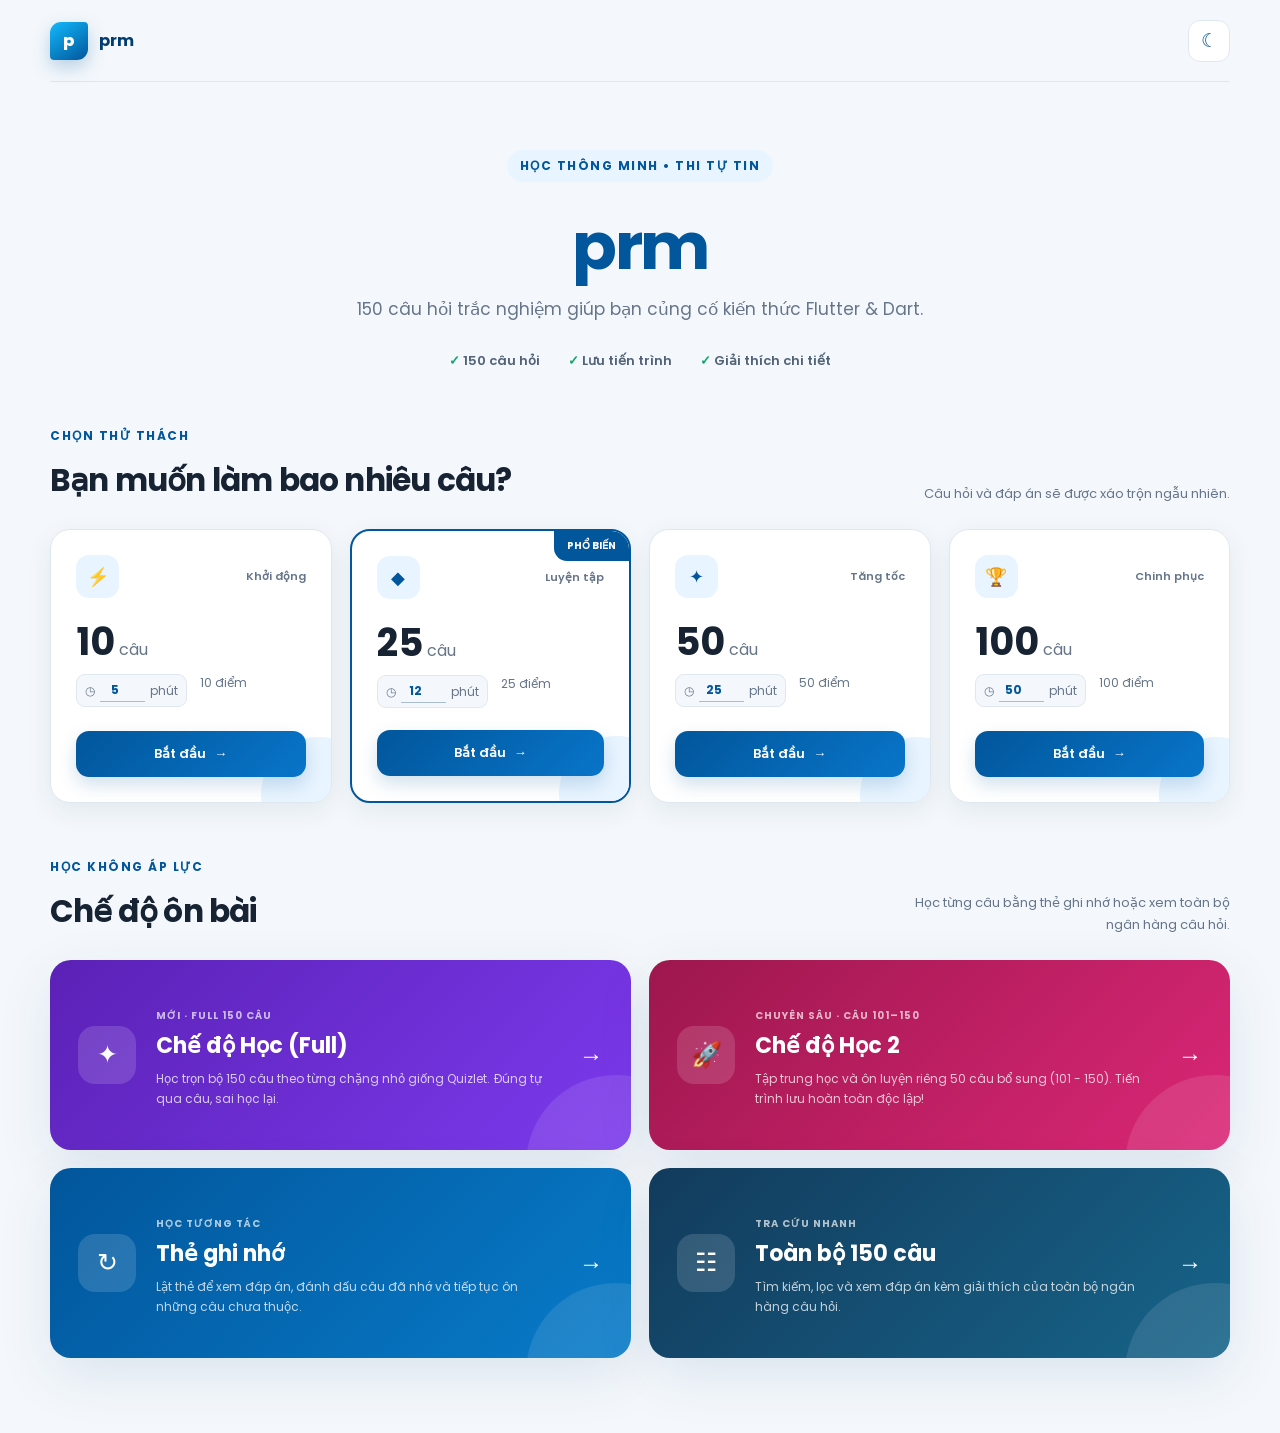
<file: quiz.html>
<!DOCTYPE html>
<html lang="vi">
<head>
  <meta charset="UTF-8">
  <meta name="viewport" content="width=device-width, initial-scale=1.0">
  <title>Làm bài | prm</title>
  <link rel="preconnect" href="https://fonts.googleapis.com">
  <link rel="preconnect" href="https://fonts.gstatic.com" crossorigin>
  <link href="https://fonts.googleapis.com/css2?family=Poppins:wght@400;500;600;700;800&display=swap" rel="stylesheet">
  <link rel="stylesheet" href="css/style.css">
</head>
<body class="quiz-page">
  <header class="quiz-header">
    <a class="brand" href="index.html"><span class="brand-mark">p</span><span>prm</span></a>
    <div class="header-actions">
      <button class="icon-btn" id="question-list-btn" type="button" aria-label="Mở danh sách câu hỏi">☰</button>
      <div class="timer" id="timer" aria-label="Thời gian còn lại"><span>◷</span><strong>00:00</strong></div>
    </div>
  </header>

  <main class="quiz-shell page-enter">
    <section class="quiz-status">
      <div class="status-row">
        <div><span class="status-label">Tiến độ bài làm</span><strong id="question-counter">Câu 1 / 25</strong></div>
        <span id="answered-counter">Đã làm 0 câu</span>
      </div>
      <div class="progress-track"><div class="progress-fill" id="quiz-progress"></div></div>
    </section>

    <section class="question-card" id="question-card">
      <div class="question-heading">
        <span class="question-number" id="question-number">Câu hỏi 01</span>
        <span class="topic-badge">prm</span>
      </div>
      <h1 id="question-text">Đang tải câu hỏi...</h1>
      <p class="answer-hint">Chọn một đáp án đúng</p>
      <div class="answers" id="answers"></div>
    </section>

    <nav class="quiz-navigation" aria-label="Điều hướng câu hỏi">
      <button class="btn btn-secondary" id="prev-btn" type="button"><span>←</span> Câu trước</button>
      <button class="btn btn-primary" id="next-btn" type="button">Câu tiếp <span>→</span></button>
    </nav>
  </main>

  <div class="drawer-backdrop" id="drawer-backdrop" hidden></div>
  <aside class="question-drawer" id="question-drawer" aria-hidden="true">
    <div class="drawer-header">
      <div><p class="section-kicker">Tổng quan</p><h2>Danh sách câu hỏi</h2></div>
      <button class="icon-btn" id="close-drawer" type="button" aria-label="Đóng">×</button>
    </div>
    <div class="drawer-legend">
      <span><i class="legend-dot unanswered"></i>Chưa làm</span>
      <span><i class="legend-dot answered"></i>Đã trả lời</span>
      <span><i class="legend-dot current"></i>Hiện tại</span>
    </div>
    <div class="question-grid" id="question-grid"></div>
    <button class="btn btn-outline submit-from-drawer" id="drawer-submit" type="button">Nộp bài</button>
  </aside>

  <div class="modal-backdrop" id="submit-modal" hidden>
    <section class="modal" role="dialog" aria-modal="true" aria-labelledby="submit-title">
      <div class="modal-icon warning">!</div>
      <h2 id="submit-title">Bạn có chắc muốn nộp bài?</h2>
      <p>Hãy kiểm tra lại trước khi hoàn tất bài kiểm tra.</p>
      <div class="modal-summary">
        <span><small>Đã trả lời</small><strong id="submit-answered">0</strong></span>
        <span><small>Chưa trả lời</small><strong id="submit-unanswered">0</strong></span>
      </div>
      <div class="modal-actions">
        <button class="btn btn-secondary" id="continue-quiz" type="button">Tiếp tục</button>
        <button class="btn btn-primary" id="confirm-submit" type="button">Nộp bài</button>
      </div>
    </section>
  </div>

  <script src="js/questions.js"></script>
  <script src="js/quiz.js"></script>
</body>
</html>
</file>
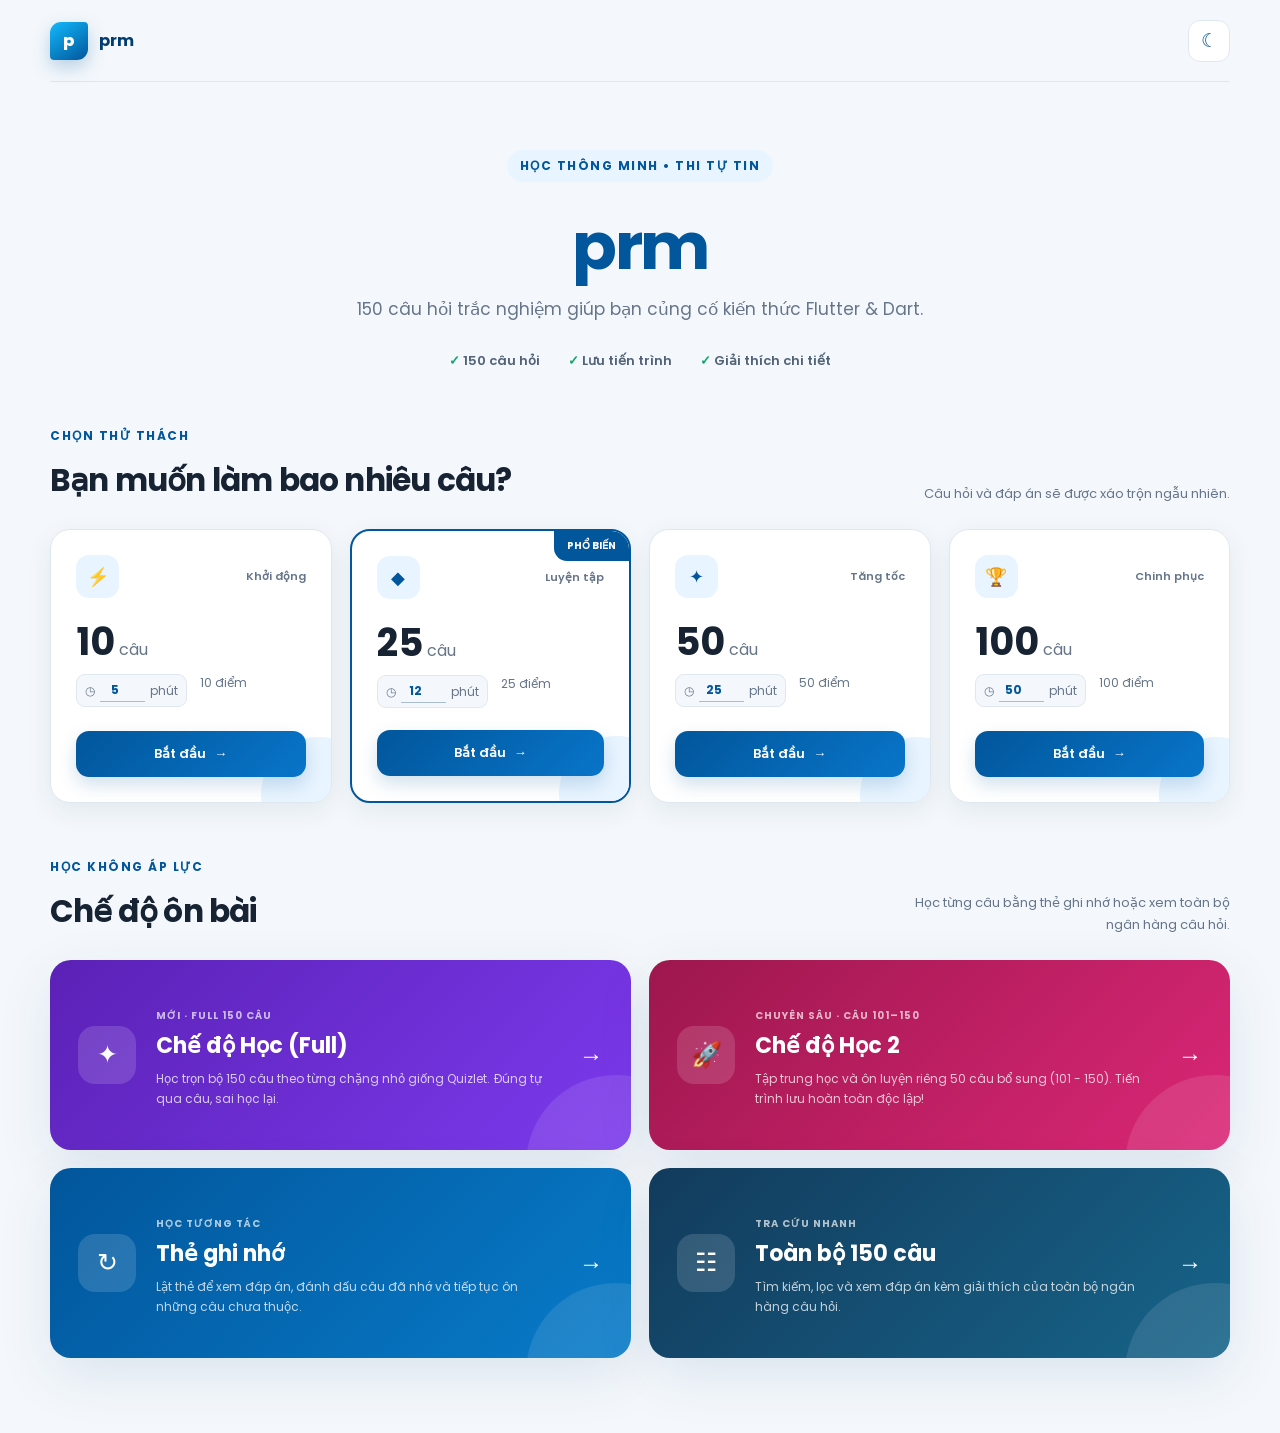
<file: result.html>
<!DOCTYPE html>
<html lang="vi">
<head>
  <meta charset="UTF-8">
  <meta name="viewport" content="width=device-width, initial-scale=1.0">
  <title>Kết quả | prm</title>
  <link rel="preconnect" href="https://fonts.googleapis.com">
  <link rel="preconnect" href="https://fonts.gstatic.com" crossorigin>
  <link href="https://fonts.googleapis.com/css2?family=Poppins:wght@400;500;600;700;800&display=swap" rel="stylesheet">
  <link rel="stylesheet" href="css/style.css">
</head>
<body class="result-page">
  <div class="page-glow glow-one"></div>
  <header class="simple-header"><a class="brand" href="index.html"><span class="brand-mark">p</span><span>prm</span></a></header>
  <main class="result-shell page-enter">
    <section class="result-card">
      <div class="result-copy">
        <span class="eyebrow">Hoàn thành bài kiểm tra</span>
        <h1 id="evaluation">Xuất sắc!</h1>
        <p id="result-message">Bạn đã hoàn thành rất tốt bài kiểm tra.</p>
      </div>

      <div class="score-ring" id="score-ring" style="--score: 0">
        <div class="score-ring-inner"><span>Điểm</span><strong><b id="correct-score">0</b> / <b id="total-score">0</b></strong><small id="percentage">0%</small></div>
      </div>

      <div class="result-stats">
        <article class="stat-card correct"><span>✓</span><div><small>Đúng</small><strong id="correct-count">0</strong></div></article>
        <article class="stat-card wrong"><span>×</span><div><small>Sai</small><strong id="wrong-count">0</strong></div></article>
        <article class="stat-card skipped"><span>–</span><div><small>Chưa làm</small><strong id="skipped-count">0</strong></div></article>
        <article class="stat-card time"><span>◷</span><div><small>Thời gian</small><strong id="time-spent">00:00</strong></div></article>
      </div>

      <div class="result-actions">
        <button class="btn btn-primary" id="retry-btn" type="button">↻ Làm lại</button>
        <a class="btn btn-outline" href="review.html">Xem đáp án</a>
        <a class="btn btn-secondary" href="index.html">Về trang chủ</a>
      </div>
    </section>
  </main>
  <script src="js/questions.js"></script>
  <script src="js/result.js"></script>
</body>
</html>
</file>
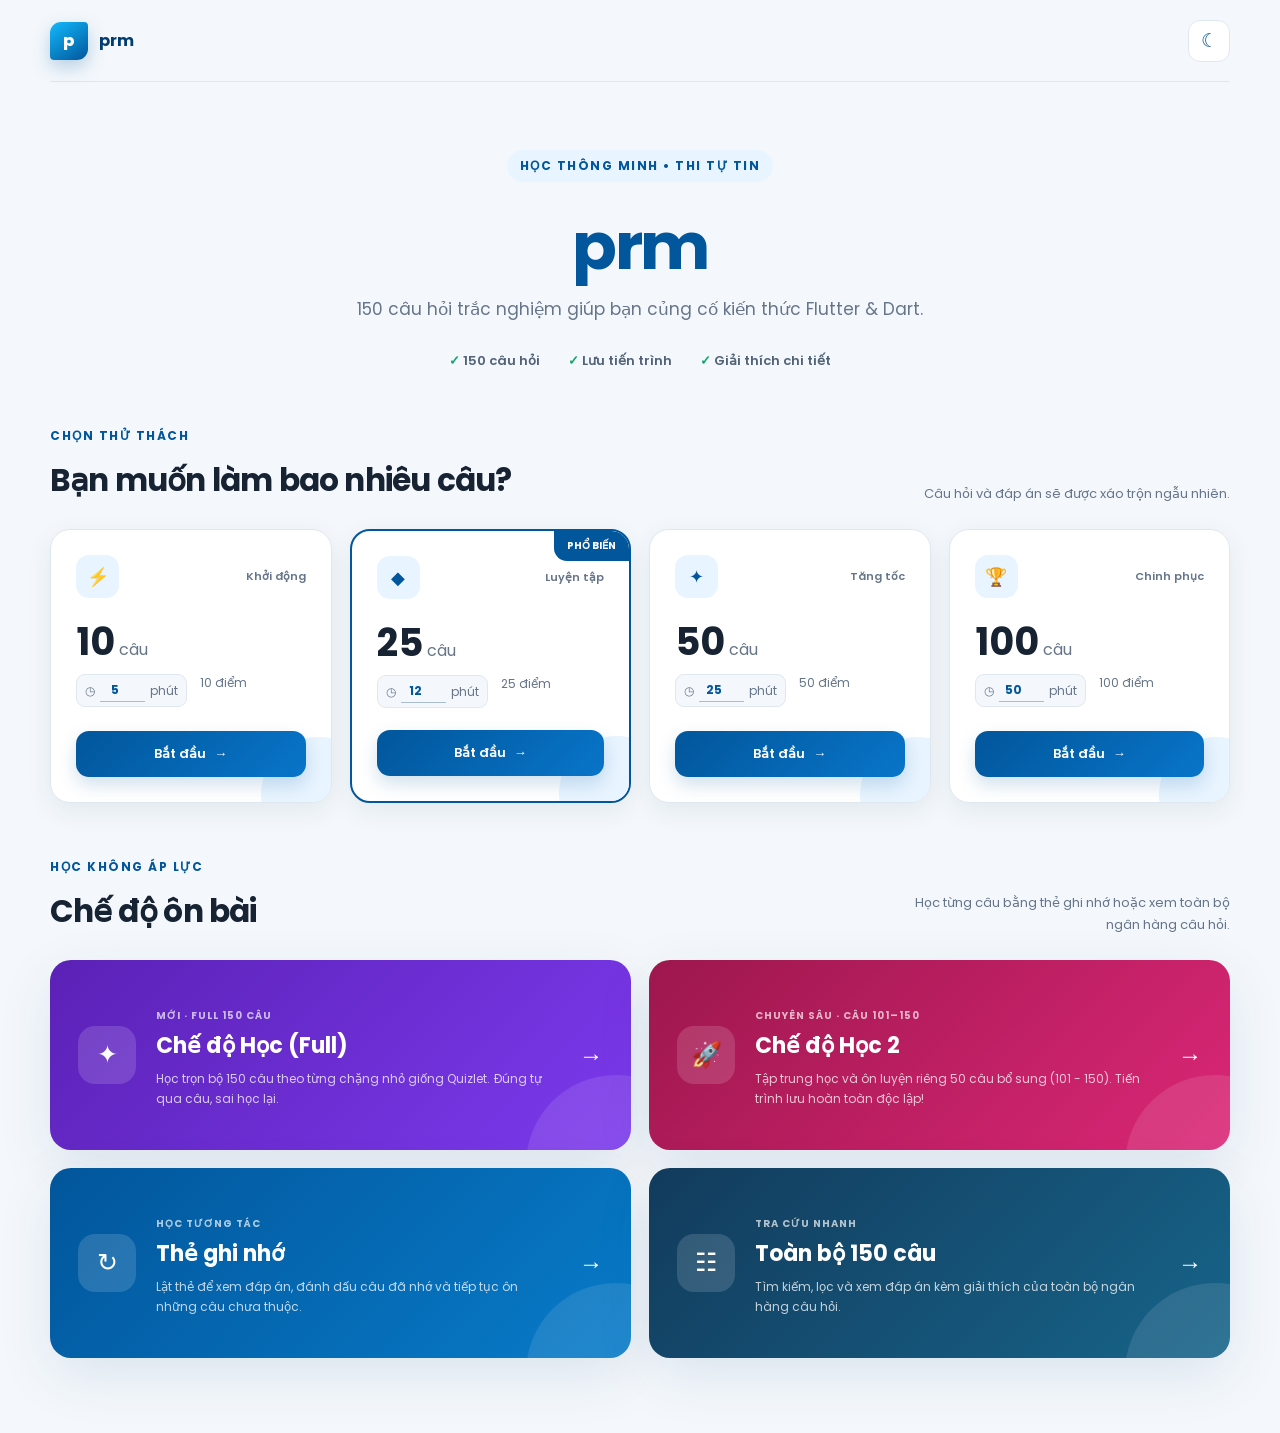
<file: review.html>
<!DOCTYPE html>
<html lang="vi">
<head>
  <meta charset="UTF-8">
  <meta name="viewport" content="width=device-width, initial-scale=1.0">
  <title>Xem đáp án | prm</title>
  <link rel="preconnect" href="https://fonts.googleapis.com">
  <link rel="preconnect" href="https://fonts.gstatic.com" crossorigin>
  <link href="https://fonts.googleapis.com/css2?family=Poppins:wght@400;500;600;700;800&display=swap" rel="stylesheet">
  <link rel="stylesheet" href="css/style.css">
</head>
<body class="review-page">
  <header class="quiz-header review-header">
    <a class="brand" href="index.html"><span class="brand-mark">p</span><span>prm</span></a>
    <a class="btn btn-secondary compact-btn" href="result.html">← Kết quả</a>
  </header>
  <main class="review-shell page-enter">
    <section class="review-intro">
      <div><p class="section-kicker">Học từ kết quả</p><h1>Xem lại đáp án</h1><p>Đọc giải thích để củng cố kiến thức sau mỗi câu hỏi.</p></div>
      <div class="review-summary" id="review-summary"></div>
    </section>
    <div class="review-list" id="review-list"></div>
    <div class="review-footer"><a class="btn btn-primary" href="index.html">Về trang chủ</a></div>
  </main>
  <script src="js/questions.js"></script>
  <script src="js/review.js"></script>
</body>
</html>
</file>
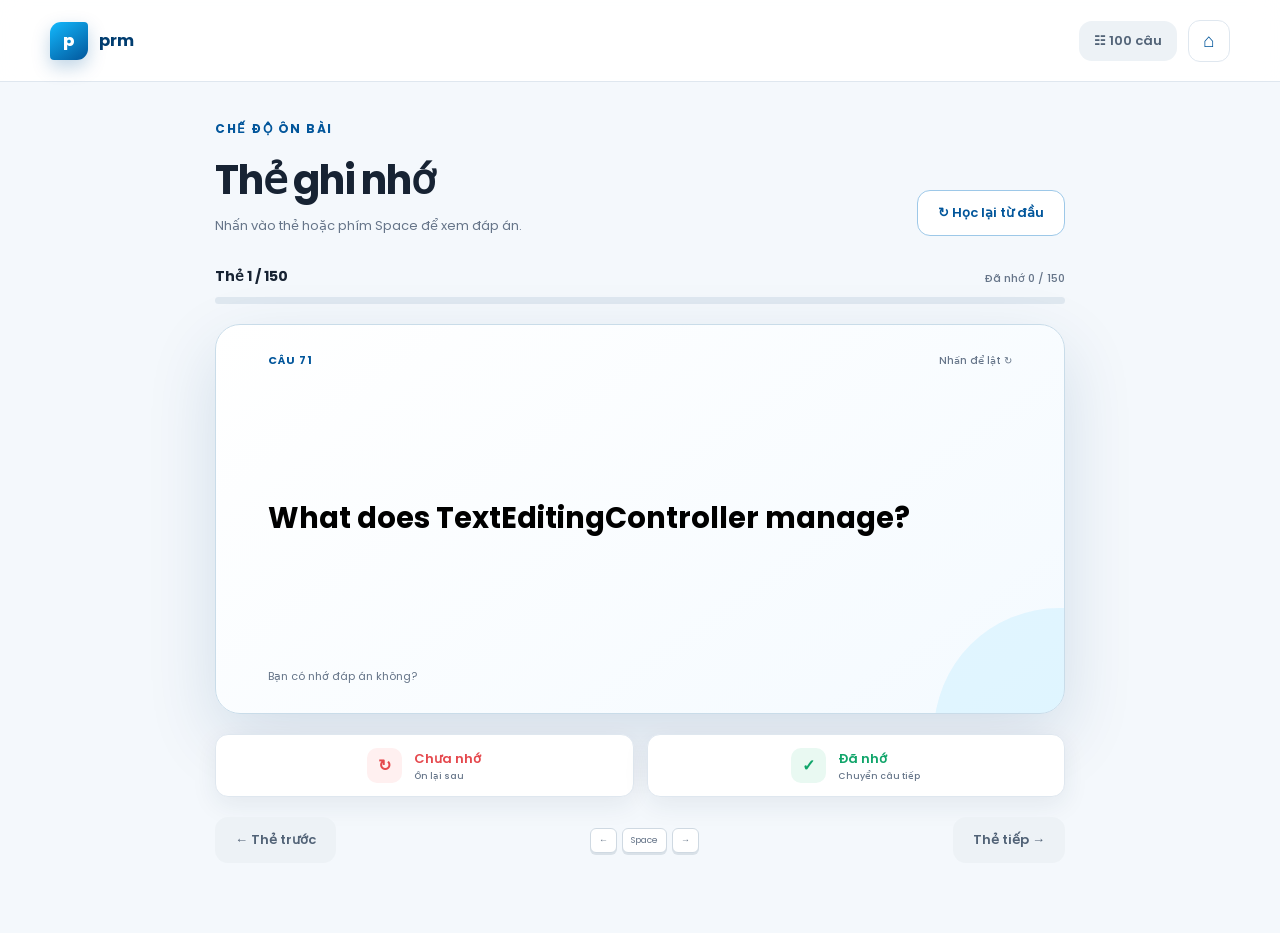
<file: study.html>
<!DOCTYPE html>
<html lang="vi">
<head>
  <meta charset="UTF-8">
  <meta name="viewport" content="width=device-width, initial-scale=1.0">
  <meta name="description" content="Ôn tập PRM bằng thẻ ghi nhớ">
  <title>Thẻ ghi nhớ | prm</title>
  <link rel="preconnect" href="https://fonts.googleapis.com">
  <link rel="preconnect" href="https://fonts.gstatic.com" crossorigin>
  <link href="https://fonts.googleapis.com/css2?family=Poppins:wght@400;500;600;700;800&display=swap" rel="stylesheet">
  <link rel="stylesheet" href="css/style.css">
</head>
<body class="study-page">
  <header class="quiz-header">
    <a class="brand" href="index.html"><span class="brand-mark">p</span><span>prm</span></a>
    <div class="header-actions">
      <a class="btn btn-secondary compact-btn" href="library.html">☷ 100 câu</a>
      <a class="icon-btn home-icon" href="index.html" aria-label="Về trang chủ">⌂</a>
    </div>
  </header>

  <main class="study-shell page-enter">
    <section class="study-topbar">
      <div>
        <p class="section-kicker">Chế độ ôn bài</p>
        <h1>Thẻ ghi nhớ</h1>
        <p>Nhấn vào thẻ hoặc phím Space để xem đáp án.</p>
      </div>
      <button class="btn btn-outline" id="reset-study" type="button">↻ Học lại từ đầu</button>
    </section>

    <section class="memory-progress">
      <div class="status-row">
        <strong id="card-counter">Thẻ 1 / 100</strong>
        <span id="known-counter">Đã nhớ 0 / 100</span>
      </div>
      <div class="progress-track"><div class="progress-fill" id="memory-progress-fill"></div></div>
    </section>

    <section class="flashcard-scene" aria-live="polite">
      <button class="flashcard" id="flashcard" type="button" aria-label="Lật thẻ ghi nhớ" aria-pressed="false">
        <span class="flashcard-inner">
          <span class="flashcard-face flashcard-front">
            <span class="flashcard-topline"><b id="front-number">Câu 01</b><i>Nhấn để lật ↻</i></span>
            <strong id="front-question">Đang tải câu hỏi...</strong>
            <span class="flashcard-hint">Bạn có nhớ đáp án không?</span>
          </span>
          <span class="flashcard-face flashcard-back">
            <span class="flashcard-topline"><b>Đáp án đúng</b><i>Nhấn để quay lại ↻</i></span>
            <span class="correct-answer-pill" id="back-key">A</span>
            <strong id="back-answer">Đáp án</strong>
            <span class="back-explanation" id="back-explanation">Giải thích</span>
          </span>
        </span>
      </button>
    </section>

    <section class="memory-actions">
      <button class="btn memory-btn review-again" id="review-again" type="button"><span>↻</span><div>Chưa nhớ<small>Ôn lại sau</small></div></button>
      <button class="btn memory-btn remembered" id="remembered" type="button"><span>✓</span><div>Đã nhớ<small>Chuyển câu tiếp</small></div></button>
    </section>

    <nav class="study-navigation">
      <button class="btn btn-secondary" id="study-prev" type="button">← Thẻ trước</button>
      <div class="keyboard-hint"><kbd>←</kbd><kbd>Space</kbd><kbd>→</kbd></div>
      <button class="btn btn-secondary" id="study-next" type="button">Thẻ tiếp →</button>
    </nav>
  </main>

  <div class="modal-backdrop" id="study-complete-modal" hidden>
    <section class="modal" role="dialog" aria-modal="true" aria-labelledby="study-complete-title">
      <div class="modal-icon">✓</div>
      <h2 id="study-complete-title">Bạn đã xem hết bộ thẻ!</h2>
      <p id="study-complete-message">Tiếp tục ôn các câu chưa nhớ hoặc học lại từ đầu.</p>
      <div class="modal-actions">
        <button class="btn btn-secondary" id="review-unknown" type="button">Ôn câu chưa nhớ</button>
        <a class="btn btn-primary" href="index.html">Hoàn tất</a>
      </div>
    </section>
  </div>

  <script src="js/questions.js"></script>
  <script src="js/study.js"></script>
</body>
</html>
</file>
<file: css/style.css>
:root {
  --blue: #02569b;
  --blue-dark: #013d70;
  --blue-light: #e8f4ff;
  --cyan: #13b9fd;
  --ink: #172333;
  --muted: #667589;
  --surface: #ffffff;
  --background: #f4f8fc;
  --line: #dfe7ef;
  --success: #10a56a;
  --success-bg: #e9f9f2;
  --danger: #e5484d;
  --danger-bg: #fff0f0;
  --warning: #f59e0b;
  --radius: 16px;
  --shadow: 0 18px 55px rgba(1, 61, 112, 0.1);
  --shadow-sm: 0 8px 26px rgba(22, 47, 72, 0.08);
  font-family: "Poppins", sans-serif;
  color: var(--ink);
  background: var(--background);
}

* { box-sizing: border-box; }
html { scroll-behavior: smooth; -webkit-text-size-adjust: 100%; }
body {
  margin: 0;
  min-height: 100vh;
  min-height: 100dvh; /* Dynamic viewport height for mobile browsers */
  background: var(--background);
  color: var(--ink);
  /* Safe area padding for iOS notch / Android edge-to-edge */
  padding-left: env(safe-area-inset-left);
  padding-right: env(safe-area-inset-right);
}
/* Prevent horizontal scroll on mobile */
html, body { overflow-x: hidden; max-width: 100vw; }
body.dark-mode {
  --ink: #edf6ff;
  --muted: #b0c4de;
  --surface: #13283a;
  --background: #0c1d2b;
  --line: #294155;
  --blue: #38bdf8;
  --blue-dark: #7dd3fc;
  --blue-light: rgba(56, 189, 248, 0.16);
  --success: #34d399;
  --success-bg: rgba(52, 211, 153, 0.15);
  --danger: #f87171;
  --danger-bg: rgba(248, 113, 113, 0.15);
  background: var(--background);
}
body.dark-mode .home-header,
body.dark-mode .exam-card,
body.dark-mode .modal,
body.dark-mode .theme-toggle { background-color: var(--surface); }
body.dark-mode .btn-outline { background: var(--surface); }
button, input { font: inherit; }
button, a { -webkit-tap-highlight-color: transparent; }
a { color: inherit; text-decoration: none; }
button { border: 0; }
[hidden] { display: none !important; }

.page-enter { animation: pageIn .55s ease both; }
@keyframes pageIn { from { opacity: 0; transform: translateY(10px); } to { opacity: 1; transform: none; } }
@keyframes modalIn { from { opacity: 0; transform: translateY(16px) scale(.97); } to { opacity: 1; transform: none; } }
@keyframes pulse { 50% { box-shadow: 0 0 0 7px rgba(229, 72, 77, .12); } }

.page-glow { position: fixed; z-index: -1; border-radius: 50%; filter: blur(3px); pointer-events: none; }
.glow-one { width: 430px; height: 430px; top: -210px; right: -110px; background: rgba(19, 185, 253, .12); }
.glow-two { width: 360px; height: 360px; bottom: -210px; left: -170px; background: rgba(2, 86, 155, .09); }

.home-shell, .result-shell, .review-shell { width: min(1180px, calc(100% - 40px)); margin: 0 auto; }
.home-header, .simple-header, .quiz-header {
  height: 82px; display: flex; align-items: center; justify-content: space-between;
}
.home-header { border-bottom: 1px solid rgba(2, 86, 155, .1); }
.simple-header { width: min(1180px, calc(100% - 40px)); margin: 0 auto; }
.brand { display: inline-flex; align-items: center; gap: 11px; font-weight: 700; color: var(--blue-dark); letter-spacing: -.2px; }
.brand-mark {
  width: 38px; height: 38px; display: grid; place-items: center; color: white; font-weight: 800;
  background: linear-gradient(145deg, var(--cyan), var(--blue)); border-radius: 11px 4px 11px 4px;
  box-shadow: 0 7px 18px rgba(2, 86, 155, .25);
}
.theme-toggle, .icon-btn {
  width: 42px; height: 42px; border-radius: 12px; cursor: pointer; color: var(--blue);
  background: var(--surface); border: 1px solid var(--line); transition: .2s ease; font-size: 19px;
}
.theme-toggle:hover, .icon-btn:hover { transform: translateY(-2px); box-shadow: var(--shadow-sm); border-color: #b9d8ee; }

.hero { padding: 68px 0 56px; text-align: center; }
.eyebrow, .section-kicker {
  margin: 0 0 12px; color: var(--blue); text-transform: uppercase; letter-spacing: 1.5px; font-weight: 700; font-size: 12px;
}
.eyebrow { display: inline-flex; padding: 7px 13px; border-radius: 99px; background: var(--blue-light); }
.hero h1 { margin: 18px 0 14px; font-size: clamp(38px, 6vw, 66px); line-height: 1.05; letter-spacing: -2.5px; }
.hero h1 span { color: var(--blue); position: relative; }
.hero p { max-width: 650px; margin: 0 auto; color: var(--muted); font-size: 17px; line-height: 1.7; }
.hero-stats { display: flex; justify-content: center; flex-wrap: wrap; gap: 13px 28px; margin-top: 27px; color: #526377; font-size: 13px; font-weight: 600; }
.hero-stats span::first-letter { color: var(--success); }

.quiz-options { padding-bottom: 55px; }
.section-heading { display: flex; justify-content: space-between; align-items: end; gap: 30px; margin-bottom: 25px; }
.section-heading h2 { margin: 0; font-size: clamp(23px, 3vw, 31px); letter-spacing: -.8px; }
.section-note { max-width: 330px; color: var(--muted); font-size: 13px; line-height: 1.65; text-align: right; margin: 0; }
.option-grid { display: grid; grid-template-columns: repeat(4, 1fr); gap: 18px; }
.exam-card {
  position: relative; overflow: hidden; padding: 25px; min-height: 270px; display: flex; flex-direction: column;
  border-radius: 20px; background: var(--surface); border: 1px solid var(--line); box-shadow: var(--shadow-sm);
  transition: transform .25s ease, box-shadow .25s ease, border-color .25s ease;
}
.exam-card::after { content: ""; position: absolute; width: 115px; height: 115px; right: -45px; bottom: -50px; border-radius: 50%; background: var(--blue-light); transition: .25s ease; }
.exam-card:hover { transform: translateY(-7px); box-shadow: var(--shadow); border-color: #9ecbea; }
.exam-card:hover::after { transform: scale(1.25); }
.exam-card.featured { border: 2px solid var(--blue); }
.popular-badge { position: absolute; top: 0; right: 0; padding: 7px 13px; border-radius: 0 17px 0 13px; background: var(--blue); color: white; font-size: 10px; font-weight: 700; text-transform: uppercase; }
.card-top { display: flex; justify-content: space-between; align-items: center; }
.card-icon { width: 43px; height: 43px; display: grid; place-items: center; border-radius: 13px; color: var(--blue); background: var(--blue-light); font-size: 18px; }
.level-badge { color: var(--muted); font-size: 11px; font-weight: 600; }
.question-count { margin: 25px 0 12px; color: var(--muted); }
.question-count strong { font-size: 38px; color: var(--ink); line-height: 1; }
.card-meta { display: flex; gap: 13px; color: var(--muted); font-size: 12px; margin-bottom: 22px; }
.card-meta span { padding-right: 13px; border-right: 1px solid var(--line); }
.card-meta span:last-child { border: 0; }
.time-editor {
  display: inline-flex; align-items: center; gap: 5px; padding: 4px 8px;
  border: 1px solid var(--line); border-radius: 9px; background: var(--background);
}
.time-input {
  width: 45px; padding: 2px 4px; border: 0; border-bottom: 1px solid #a8bdd0;
  outline: none; background: transparent; color: var(--blue); font-weight: 700; text-align: center;
}
.time-input:focus { border-color: var(--blue); }

.btn {
  position: relative; overflow: hidden; min-height: 46px; padding: 11px 20px; display: inline-flex; align-items: center;
  justify-content: center; gap: 8px; border-radius: 13px; cursor: pointer; font-weight: 600; font-size: 13px;
  transition: transform .2s ease, background .2s ease, box-shadow .2s ease, border-color .2s ease;
}
.btn:active { transform: scale(.97); }
.btn-primary { background: linear-gradient(135deg, var(--blue), #0875c9); color: white; box-shadow: 0 8px 18px rgba(2, 86, 155, .18); }
.btn-primary:hover { box-shadow: 0 11px 24px rgba(2, 86, 155, .28); transform: translateY(-2px); }
.btn-secondary { background: #edf2f6; color: #526377; }
.btn-secondary:hover { background: #e2e9f0; }
.btn-outline { color: var(--blue); background: white; border: 1px solid #9dc8e8; }
.btn-outline:hover { background: var(--blue-light); }
.exam-card .btn { margin-top: auto; z-index: 1; }
.compact-btn { min-height: 40px; padding: 8px 15px; }

.modal-backdrop, .drawer-backdrop {
  position: fixed; inset: 0; z-index: 50; display: grid; place-items: center; padding: 18px;
  background: rgba(11, 27, 42, .55); backdrop-filter: blur(5px);
}
.modal {
  width: min(440px, 100%); padding: 31px; border-radius: 23px; background: var(--surface); text-align: center;
  box-shadow: 0 28px 90px rgba(0, 30, 55, .25); animation: modalIn .28s ease both;
}
.modal-icon { width: 58px; height: 58px; margin: 0 auto 18px; display: grid; place-items: center; border-radius: 18px; background: var(--blue-light); color: var(--blue); font-size: 21px; }
.modal-icon.warning { color: var(--warning); background: #fff7e6; font-weight: 800; }
.modal h2 { margin: 0 0 8px; font-size: 22px; }
.modal > p { margin: 0; color: var(--muted); line-height: 1.65; font-size: 13px; }
.modal-summary { display: grid; grid-template-columns: 1fr 1fr; gap: 10px; margin: 23px 0; }
.modal-summary span { display: flex; flex-direction: column; padding: 14px; border-radius: 13px; background: var(--background); }
.modal-summary small { color: var(--muted); font-size: 11px; }
.modal-summary strong { margin-top: 3px; font-size: 18px; }
.modal-actions { display: grid; grid-template-columns: 1fr 1fr; gap: 11px; }
.toast { position: fixed; z-index: 80; left: 50%; bottom: 24px; transform: translate(-50%, 100px); opacity: 0; padding: 12px 18px; border-radius: 12px; background: #172333; color: white; font-size: 13px; transition: .3s ease; }
.toast.show { transform: translate(-50%, 0); opacity: 1; }

/* Study modes on home */
.study-section { padding: 0 0 75px; }
.study-mode-grid { display: grid; grid-template-columns: 1fr 1fr; gap: 18px; }
.study-mode-card {
  position: relative; min-height: 190px; padding: 28px; display: grid; grid-template-columns: auto 1fr auto;
  align-items: center; gap: 20px; overflow: hidden; border-radius: 21px; color: white;
  box-shadow: var(--shadow); transition: transform .25s ease, box-shadow .25s ease;
}
.study-mode-card::after {
  content: ""; position: absolute; width: 180px; height: 180px; right: -75px; bottom: -105px;
  border-radius: 50%; background: rgba(255, 255, 255, .1);
}
.study-mode-card:hover { transform: translateY(-6px); box-shadow: 0 24px 60px rgba(1, 61, 112, .2); }
.flashcard-mode { background: linear-gradient(135deg, #02569b, #087bc9); }
.library-mode { background: linear-gradient(135deg, #123b5c, #17648a); }
.learn-mode { background: linear-gradient(135deg, #5b21b6, #7c3aed); }
.learn2-mode { background: linear-gradient(135deg, #9d174d, #db2777); }
.study-mode-grid--3 { grid-template-columns: 1fr 1fr 1fr; }
.study-mode-icon {
  width: 58px; height: 58px; display: grid; place-items: center; border-radius: 17px;
  background: rgba(255, 255, 255, .14); font-size: 25px;
}
.study-mode-card h3 { margin: 3px 0 7px; font-size: 22px; }
.study-mode-card p { max-width: 430px; margin: 0; color: rgba(255, 255, 255, .75); font-size: 12px; line-height: 1.7; }
.mode-label { color: rgba(255, 255, 255, .68); font-size: 10px; font-weight: 700; text-transform: uppercase; letter-spacing: 1px; }
.mode-arrow { z-index: 1; font-size: 24px; transition: transform .2s ease; }
.study-mode-card:hover .mode-arrow { transform: translateX(5px); }

/* Quiz */
.quiz-page { padding-top: 82px; }
.quiz-header {
  position: fixed; z-index: 40; top: 0; left: 0; right: 0; padding: 0 max(24px, calc((100vw - 1180px) / 2));
  background: rgba(255, 255, 255, .92); backdrop-filter: blur(14px); border-bottom: 1px solid var(--line);
}
.header-actions { display: flex; align-items: center; gap: 11px; }
.timer { min-width: 105px; height: 43px; padding: 0 14px; display: flex; justify-content: center; align-items: center; gap: 8px; border: 1px solid #bad9ef; background: var(--blue-light); color: var(--blue); border-radius: 12px; }
.timer strong { font-variant-numeric: tabular-nums; letter-spacing: .5px; }
.timer.danger { color: var(--danger); background: var(--danger-bg); border-color: #ffc4c7; animation: pulse 1.4s infinite; }
.quiz-shell { width: min(840px, calc(100% - 40px)); margin: 0 auto; padding: 36px 0 65px; }
.quiz-status { margin-bottom: 24px; }
.status-row { display: flex; align-items: end; justify-content: space-between; margin-bottom: 10px; }
.status-row > div { display: flex; flex-direction: column; gap: 3px; }
.status-label, .status-row > span { color: var(--muted); font-size: 11px; font-weight: 500; }
.status-row strong { font-size: 14px; }
.progress-track { height: 7px; background: #dfe8f0; border-radius: 99px; overflow: hidden; }
.progress-fill { height: 100%; width: 0; border-radius: inherit; background: linear-gradient(90deg, var(--blue), var(--cyan)); transition: width .35s ease; }
.question-card { padding: clamp(24px, 5vw, 42px); border-radius: 22px; background: white; border: 1px solid var(--line); box-shadow: var(--shadow); transition: opacity .15s ease, transform .15s ease; }
.question-card.switching { opacity: .25; transform: translateX(9px); }
.question-heading { display: flex; align-items: center; justify-content: space-between; gap: 12px; margin-bottom: 25px; }
.question-number { color: var(--blue); font-size: 12px; font-weight: 700; text-transform: uppercase; letter-spacing: 1px; }
.topic-badge { padding: 6px 10px; border-radius: 9px; color: var(--muted); background: var(--background); font-size: 10px; }
.question-card h1 { min-height: 60px; margin: 0 0 12px; font-size: clamp(20px, 3vw, 27px); line-height: 1.45; letter-spacing: -.5px; }
.answer-hint { margin: 0 0 20px; color: var(--muted); font-size: 12px; }
.answers { display: grid; gap: 12px; }
.answer-option {
  width: 100%; min-height: 62px; padding: 11px 17px; display: flex; align-items: center; gap: 15px; text-align: left;
  border-radius: var(--radius); border: 1.5px solid var(--line); background: white; color: var(--ink); cursor: pointer;
  transition: .2s ease; line-height: 1.45;
  /* Ensure minimum touch target on mobile & allow translation extensions */
  -webkit-tap-highlight-color: transparent;
  touch-action: manipulation;
  user-select: text;
  -webkit-user-select: text;
}
.answer-option:hover { transform: translateX(4px); border-color: #8fc0e4; background: #f8fcff; box-shadow: 0 6px 18px rgba(2, 86, 155, .07); }
.answer-option.selected { border-color: var(--blue); background: var(--blue-light); color: var(--blue-dark); box-shadow: inset 4px 0 var(--blue); }
.answer-key { flex: 0 0 38px; width: 38px; height: 38px; display: grid; place-items: center; border-radius: 11px; background: #eef2f6; color: #667589; font-weight: 700; user-select: none; }
.answer-option.selected .answer-key { background: var(--blue); color: white; }
.answer-text { font-size: 13px; font-weight: 500; user-select: text; -webkit-user-select: text; }
.quiz-navigation { display: flex; justify-content: space-between; margin-top: 21px; gap: 12px; }
.quiz-navigation .btn { min-width: 138px; }
.quiz-navigation .btn:disabled { opacity: .45; cursor: not-allowed; transform: none; }

.drawer-backdrop { z-index: 59; }
.question-drawer {
  position: fixed; z-index: 60; top: 0; bottom: 0; right: 0; width: min(390px, 92vw); padding: 27px;
  background: white; box-shadow: -25px 0 70px rgba(10, 37, 60, .18); transform: translateX(105%); transition: transform .3s ease;
  overflow-y: auto;
}
.question-drawer.open { transform: none; }
.drawer-header { display: flex; align-items: start; justify-content: space-between; padding-bottom: 20px; border-bottom: 1px solid var(--line); }
.drawer-header h2 { margin: 0; font-size: 21px; }
.drawer-legend { display: flex; flex-wrap: wrap; gap: 12px; padding: 19px 0; color: var(--muted); font-size: 10px; }
.drawer-legend span { display: flex; align-items: center; gap: 5px; }
.legend-dot { width: 9px; height: 9px; border-radius: 3px; background: #e6ebf0; }
.legend-dot.answered { background: #60b9f2; }
.legend-dot.current { background: var(--blue); }
.question-grid { display: grid; grid-template-columns: repeat(5, 1fr); gap: 9px; }
.question-grid button { aspect-ratio: 1; border-radius: 11px; background: #edf1f5; color: #647386; cursor: pointer; font-weight: 600; transition: .18s ease; }
.question-grid button:hover { transform: translateY(-2px); }
.question-grid button.answered { color: var(--blue); background: #dcefff; }
.question-grid button.current { color: white; background: var(--blue); box-shadow: 0 7px 15px rgba(2, 86, 155, .23); }
.submit-from-drawer { width: 100%; margin-top: 25px; }

/* Result */
.result-page { overflow-x: hidden; }
.result-shell { padding: 28px 0 70px; }
.result-card { max-width: 820px; margin: 0 auto; padding: 46px; border-radius: 25px; background: white; box-shadow: var(--shadow); border: 1px solid var(--line); text-align: center; }
.result-copy h1 { margin: 16px 0 6px; font-size: clamp(30px, 5vw, 43px); letter-spacing: -1.3px; }
.result-copy > p { color: var(--muted); margin: 0; }
.score-ring {
  --score: 0; width: 210px; height: 210px; margin: 34px auto; padding: 13px; border-radius: 50%;
  background: conic-gradient(var(--blue) calc(var(--score) * 1%), #e5edf3 0); box-shadow: 0 12px 32px rgba(2, 86, 155, .13);
  transition: --score 1s ease;
}
.score-ring-inner { width: 100%; height: 100%; display: flex; flex-direction: column; justify-content: center; border-radius: 50%; background: white; box-shadow: inset 0 0 0 1px var(--line); }
.score-ring-inner span, .score-ring-inner small { color: var(--muted); font-size: 12px; }
.score-ring-inner strong { margin: 2px 0; color: var(--blue-dark); font-size: 28px; }
.score-ring-inner b { font: inherit; }
.result-stats { display: grid; grid-template-columns: repeat(4, 1fr); gap: 11px; }
.stat-card { display: flex; align-items: center; gap: 10px; padding: 15px; border-radius: 14px; background: var(--background); text-align: left; }
.stat-card > span { width: 34px; height: 34px; display: grid; place-items: center; border-radius: 10px; font-weight: 800; }
.stat-card div { display: flex; flex-direction: column; }
.stat-card small { color: var(--muted); font-size: 10px; }
.stat-card strong { font-size: 17px; }
.stat-card.correct > span { color: var(--success); background: var(--success-bg); }
.stat-card.wrong > span { color: var(--danger); background: var(--danger-bg); }
.stat-card.skipped > span { color: var(--warning); background: #fff6df; }
.stat-card.time > span { color: var(--blue); background: var(--blue-light); }
.result-actions { margin-top: 30px; display: flex; justify-content: center; flex-wrap: wrap; gap: 10px; }
.result-actions .btn { min-width: 145px; }

/* Review */
.review-page { padding-top: 82px; }
.review-header { position: fixed; }
.review-shell { max-width: 940px; padding: 42px 0 70px; }
.review-intro { display: flex; justify-content: space-between; align-items: end; gap: 25px; margin-bottom: 28px; }
.review-intro h1 { margin: 0 0 7px; font-size: 35px; letter-spacing: -1px; }
.review-intro > div > p:last-child { margin: 0; color: var(--muted); }
.review-summary { display: flex; gap: 7px; }
.review-summary span { padding: 8px 11px; border-radius: 9px; background: white; border: 1px solid var(--line); color: var(--muted); font-size: 11px; }
.review-list { display: grid; gap: 18px; }
.review-item { padding: clamp(22px, 4vw, 32px); border-radius: 19px; background: white; border: 1px solid var(--line); box-shadow: var(--shadow-sm); }
.review-question-top { display: flex; align-items: start; gap: 13px; margin-bottom: 20px; }
.review-index { flex: 0 0 auto; padding: 6px 10px; border-radius: 9px; background: var(--blue-light); color: var(--blue); font-size: 11px; font-weight: 700; }
.review-question-top h2 { margin: 1px 0 0; font-size: 18px; line-height: 1.55; }
.review-options { display: grid; gap: 9px; }
.review-option { padding: 13px 15px; border-radius: 13px; background: #f6f8fa; border: 1px solid transparent; }
.review-option-row { display: flex; align-items: center; gap: 10px; font-size: 13px; }
.review-option-key { width: 28px; height: 28px; display: grid; place-items: center; border-radius: 8px; background: #e7ecf0; font-weight: 700; font-size: 11px; }
.review-option.correct { background: var(--success-bg); border-color: #92dfbf; }
.review-option.correct .review-option-key { background: var(--success); color: white; }
.review-option.incorrect-selected { background: var(--danger-bg); border-color: #f4b2b5; }
.review-option.incorrect-selected .review-option-key { background: var(--danger); color: white; }
.explanation { margin: 9px 0 0 38px; padding-top: 9px; border-top: 1px dashed rgba(102, 117, 137, .25); color: var(--muted); font-size: 11px; line-height: 1.6; }
.answer-recap { display: flex; flex-wrap: wrap; gap: 8px 22px; margin-top: 17px; padding-top: 15px; border-top: 1px solid var(--line); color: var(--muted); font-size: 11px; }
.answer-recap strong { color: var(--ink); }
.answer-recap .right { color: var(--success); }
.answer-recap .wrong { color: var(--danger); }
.review-footer { padding-top: 30px; text-align: center; }

/* Flashcards */
.study-page, .library-page { padding-top: 82px; }
.home-icon { display: grid; place-items: center; }
.study-shell { width: min(850px, calc(100% - 40px)); margin: 0 auto; padding: 38px 0 70px; }
.study-topbar { display: flex; align-items: end; justify-content: space-between; gap: 25px; }
.study-topbar h1, .library-hero h1 { margin: 0 0 6px; font-size: clamp(29px, 5vw, 40px); letter-spacing: -1.2px; }
.study-topbar > div > p:last-child, .library-hero > div > p:last-child { margin: 0; color: var(--muted); font-size: 13px; }
.memory-progress { margin: 30px 0 20px; }
.flashcard-scene { height: 390px; perspective: 1200px; }
.flashcard {
  width: 100%; height: 100%; padding: 0; border-radius: 25px; background: transparent; cursor: pointer;
  perspective: 1200px; text-align: left;
}
.flashcard-inner {
  position: relative; display: block; width: 100%; height: 100%; transform-style: preserve-3d;
  transition: transform .65s cubic-bezier(.2, .75, .25, 1);
}
.flashcard.flipped .flashcard-inner { transform: rotateY(180deg); }
.flashcard-face {
  position: absolute; inset: 0; padding: clamp(27px, 6vw, 52px); display: flex; flex-direction: column;
  justify-content: center; border-radius: 25px; overflow: hidden; backface-visibility: hidden;
  box-shadow: 0 25px 70px rgba(1, 61, 112, .14); border: 1px solid #c9dce9;
}
.flashcard-face::after {
  content: ""; position: absolute; z-index: 0; width: 250px; height: 250px; right: -120px; bottom: -145px;
  border-radius: 50%; background: rgba(19, 185, 253, .09);
}
.flashcard-front { background: linear-gradient(145deg, #fff, #f4faff); }
.flashcard-back { color: white; background: linear-gradient(145deg, var(--blue-dark), var(--blue)); transform: rotateY(180deg); border-color: transparent; }
.flashcard-back::after { background: rgba(255, 255, 255, .08); }
.flashcard-topline { position: absolute; z-index: 1; top: 27px; left: clamp(27px, 6vw, 52px); right: clamp(27px, 6vw, 52px); display: flex; justify-content: space-between; align-items: center; }
.flashcard-topline b { color: var(--blue); font-size: 11px; letter-spacing: 1px; text-transform: uppercase; }
.flashcard-topline i { color: var(--muted); font-size: 10px; font-style: normal; font-weight: 500; }
.flashcard-back .flashcard-topline b, .flashcard-back .flashcard-topline i { color: rgba(255, 255, 255, .7); }
.flashcard-face > strong { position: relative; z-index: 1; max-width: 710px; font-size: clamp(21px, 3.5vw, 29px); line-height: 1.5; }
.flashcard-hint { position: absolute; left: clamp(27px, 6vw, 52px); bottom: 28px; color: var(--muted); font-size: 11px; }
.correct-answer-pill { position: relative; z-index: 1; width: 44px; height: 44px; margin-bottom: 15px; display: grid; place-items: center; border-radius: 13px; color: var(--blue); background: white; font-size: 18px; font-weight: 800; }
.back-explanation { position: relative; z-index: 1; max-width: 700px; margin-top: 17px; padding-top: 15px; border-top: 1px solid rgba(255,255,255,.2); color: rgba(255,255,255,.75); font-size: 12px; line-height: 1.7; }
.memory-actions { display: grid; grid-template-columns: 1fr 1fr; gap: 13px; margin-top: 20px; }
.memory-btn { min-height: 63px; gap: 12px; background: white; border: 1px solid var(--line); box-shadow: var(--shadow-sm); }
.memory-btn > span { width: 35px; height: 35px; display: grid; place-items: center; border-radius: 10px; font-size: 16px; }
.memory-btn > div { display: flex; flex-direction: column; align-items: start; }
.memory-btn small { margin-top: 1px; color: var(--muted); font-size: 9px; font-weight: 500; }
.memory-btn.review-again { color: var(--danger); }
.memory-btn.review-again > span { background: var(--danger-bg); }
.memory-btn.remembered { color: var(--success); }
.memory-btn.remembered > span { background: var(--success-bg); }
.memory-btn:hover { transform: translateY(-3px); }
.study-navigation { display: flex; align-items: center; justify-content: space-between; margin-top: 20px; }
.keyboard-hint { display: flex; gap: 5px; }
kbd { padding: 5px 8px; border-radius: 6px; border: 1px solid #cfd9e2; background: #fff; color: var(--muted); box-shadow: 0 2px 0 #d9e1e8; font-family: inherit; font-size: 9px; }

/* Question library */
.library-shell { width: min(1000px, calc(100% - 40px)); margin: 0 auto; padding: 44px 0 80px; }
.library-hero { display: flex; align-items: end; justify-content: space-between; gap: 30px; }
.library-count { flex: 0 0 auto; display: flex; flex-direction: column; align-items: center; padding: 13px 22px; border-radius: 15px; color: var(--blue); background: var(--blue-light); }
.library-count strong { font-size: 25px; line-height: 1.1; }
.library-count span { color: var(--muted); font-size: 9px; }
.library-tools {
  position: sticky; z-index: 20; top: 94px; margin: 30px 0 20px; padding: 12px; display: flex; align-items: center; gap: 10px;
  border-radius: 17px; background: rgba(255,255,255,.92); border: 1px solid var(--line); box-shadow: var(--shadow-sm); backdrop-filter: blur(12px);
}
.search-box { flex: 1; min-width: 210px; height: 43px; padding: 0 13px; display: flex; align-items: center; gap: 9px; border-radius: 11px; background: var(--background); color: var(--muted); }
.search-box input { width: 100%; border: 0; outline: 0; background: transparent; color: var(--ink); font-size: 12px; }
.filter-group { display: flex; gap: 4px; padding: 4px; border-radius: 11px; background: var(--background); }
.filter-btn { padding: 8px 11px; border-radius: 8px; background: transparent; color: var(--muted); cursor: pointer; font-size: 10px; font-weight: 600; white-space: nowrap; }
.filter-btn.active { color: white; background: var(--blue); }
.reveal-all-btn { min-height: 43px; padding: 8px 13px; white-space: nowrap; font-size: 10px; }
.library-list { display: grid; gap: 11px; }
.library-item { border: 1px solid var(--line); border-radius: 16px; background: white; box-shadow: 0 5px 18px rgba(22,47,72,.04); overflow: hidden; }
.library-question {
  width: 100%; padding: 18px 20px; display: grid; grid-template-columns: auto 1fr auto; align-items: center; gap: 14px;
  background: white; color: var(--ink); text-align: left; cursor: pointer;
}
.library-question:hover { background: #f8fbfd; }
.library-number { width: 37px; height: 37px; display: grid; place-items: center; border-radius: 10px; color: var(--blue); background: var(--blue-light); font-size: 10px; font-weight: 700; }
.library-question strong { font-size: 13px; line-height: 1.55; }
.library-chevron { color: var(--muted); transition: transform .22s ease; }
.library-item.open .library-chevron { transform: rotate(180deg); }
.library-answer { display: none; padding: 0 20px 20px 71px; }
.library-item.open .library-answer { display: block; animation: pageIn .25s ease both; }
.library-option { display: flex; gap: 10px; padding: 10px 12px; margin-top: 7px; border-radius: 11px; background: var(--background); color: var(--muted); font-size: 11px; }
.library-option b { flex: 0 0 24px; color: var(--ink); }
.library-option.correct { color: #08774e; background: var(--success-bg); border: 1px solid #a8e4c9; }
.library-option.correct b { color: var(--success); }
.library-explanation { margin: 12px 0 0; padding: 12px; border-left: 3px solid var(--blue); border-radius: 0 10px 10px 0; background: var(--blue-light); color: var(--muted); font-size: 11px; line-height: 1.65; }
.known-toggle { margin-top: 12px; min-height: 36px; padding: 7px 12px; font-size: 10px; }
.known-toggle.is-known { color: var(--success); border-color: #93d7b9; background: var(--success-bg); }
.empty-state { padding: 70px 20px; text-align: center; color: var(--muted); }
.empty-state > span { font-size: 35px; }
.empty-state h2 { margin: 12px 0 5px; color: var(--ink); }
.empty-state p { margin: 0; font-size: 12px; }
.back-to-top { position: fixed; z-index: 30; right: 22px; bottom: 22px; width: 44px; height: 44px; border-radius: 13px; background: var(--blue); color: white; cursor: pointer; box-shadow: var(--shadow); opacity: 0; transform: translateY(15px); pointer-events: none; transition: .2s ease; }
.back-to-top.show { opacity: 1; transform: none; pointer-events: auto; }

/* ── Tablet (≤ 960px) ── */
@media (max-width: 960px) {
  .option-grid { grid-template-columns: repeat(2, 1fr); }
  .exam-card { min-height: 250px; }
  .result-stats { grid-template-columns: repeat(2, 1fr); }
  .library-tools { flex-wrap: wrap; }
  .search-box { flex-basis: 100%; }
  .study-mode-grid--3 { grid-template-columns: 1fr 1fr; }
  .hero h1 { letter-spacing: -1.8px; }
}

/* ── Mobile (≤ 620px) — Android & iOS ── */
@media (max-width: 620px) {
  /* Layout */
  .home-shell, .result-shell, .review-shell, .simple-header { width: min(100% - 28px, 1180px); }

  /* Header */
  .home-header, .quiz-header { height: 60px; }
  .brand { font-size: 13px; }
  .brand-mark { width: 32px; height: 32px; font-size: 14px; }

  /* Buttons — tối thiểu 44px để dễ bấm trên mobile */
  .btn { min-height: 48px; }
  .theme-toggle, .icon-btn { width: 40px; height: 40px; }

  /* Hero section */
  .hero { padding: 40px 0 36px; }
  .hero h1 { letter-spacing: -1.5px; margin: 12px 0 10px; }
  .hero p { font-size: 14px; }
  .hero-stats { gap: 10px 20px; font-size: 12px; }

  /* Section heading */
  .section-heading { align-items: start; flex-direction: column; gap: 6px; margin-bottom: 18px; }
  .section-note { text-align: left; max-width: 100%; }

  /* Exam cards — 1 cột */
  .option-grid { grid-template-columns: 1fr; gap: 12px; }
  .exam-card { min-height: 0; padding: 20px; flex-direction: row; flex-wrap: wrap; align-items: center; gap: 10px; }
  .exam-card .card-top { flex-basis: 100%; }
  .exam-card .question-count { margin: 8px 0 6px; flex: 1; }
  .exam-card .card-meta { flex: 1; margin-bottom: 0; }
  .exam-card .btn { flex: 0 0 auto; margin-top: 0; }

  /* Study mode cards */
  .study-mode-grid, .study-mode-grid--3 { grid-template-columns: 1fr; gap: 12px; }
  .study-mode-card { min-height: 0; padding: 20px; grid-template-columns: auto 1fr; gap: 14px; }
  .study-mode-icon { width: 46px; height: 46px; font-size: 20px; }
  .study-mode-card h3 { font-size: 18px; margin: 2px 0 5px; }
  .study-mode-card p { font-size: 11px; }
  .mode-arrow { display: none; }

  /* Quiz page */
  .quiz-page, .review-page, .study-page, .library-page { padding-top: 60px; }
  .quiz-header { padding: 0 14px; }
  .quiz-shell { width: calc(100% - 20px); padding-top: 20px; padding-bottom: 80px; }
  .timer { min-width: 88px; height: 38px; padding: 0 10px; font-size: 12px; }
  .question-card { border-radius: 18px; padding: 20px; }
  .question-heading { margin-bottom: 16px; flex-wrap: wrap; gap: 8px; }
  .question-card h1 { min-height: 0; font-size: 18px; margin-bottom: 8px; }
  .answer-hint { font-size: 11px; margin-bottom: 14px; }
  .answer-option {
    padding: 12px 13px;
    min-height: 56px;
    gap: 12px;
  }
  .answer-option:hover { transform: none; } /* No hover on touch */
  .answer-key { flex: 0 0 34px; width: 34px; height: 34px; font-size: 12px; }
  .answer-text { font-size: 13px; }
  .quiz-navigation { margin-top: 16px; gap: 10px; }
  .quiz-navigation .btn { min-width: 0; flex: 1; padding: 12px 14px; font-size: 13px; }

  /* Quiz navigation fixed bottom on mobile */
  .quiz-navigation {
    position: sticky;
    bottom: env(safe-area-inset-bottom, 12px);
    padding-bottom: 4px;
  }

  /* Question drawer */
  .question-grid { grid-template-columns: repeat(6, 1fr); gap: 7px; }

  /* Modal */
  .modal { padding: 24px 18px; border-radius: 20px; }
  .modal h2 { font-size: 19px; }
  .modal-actions { gap: 8px; }

  /* Result */
  .result-shell { padding: 20px 0 60px; }
  .result-card { padding: 26px 16px; border-radius: 18px; }
  .score-ring { width: 170px; height: 170px; margin: 24px auto; }
  .result-stats { grid-template-columns: repeat(2, 1fr); gap: 8px; }
  .stat-card { padding: 12px; }
  .result-actions { flex-direction: column; gap: 8px; }
  .result-actions .btn { width: 100%; min-height: 50px; }

  /* Review */
  .review-shell { padding: 20px 0 60px; }
  .review-intro { align-items: start; flex-direction: column; gap: 14px; }
  .review-intro h1 { font-size: 26px; }
  .review-summary { flex-wrap: wrap; gap: 6px; }
  .review-item { padding: 18px; }
  .review-question-top { flex-direction: column; gap: 8px; }
  .review-question-top h2 { font-size: 16px; }
  .explanation { margin-left: 0; }

  /* Flashcards */
  .study-shell, .library-shell { width: calc(100% - 20px); padding-top: 20px; }
  .study-topbar { align-items: start; flex-direction: column; gap: 12px; }
  .study-topbar .btn, .study-topbar h1 { width: 100%; }
  .flashcard-scene { height: 360px; }
  .memory-actions { grid-template-columns: 1fr 1fr; gap: 10px; }
  .memory-btn { min-height: 56px; padding: 10px 12px; }
  .keyboard-hint { display: none; }
  .study-navigation { gap: 8px; }
  .study-navigation .btn { padding: 10px 14px; }

  /* Library */
  .library-hero { align-items: start; flex-direction: column; gap: 14px; }
  .library-count { align-items: start; }
  .library-tools { top: 68px; border-radius: 14px; padding: 10px; }
  .filter-group { width: 100%; }
  .filter-btn { flex: 1; text-align: center; }
  .reveal-all-btn { width: 100%; }
  .library-question { padding: 14px 12px; gap: 10px; }
  .library-question strong { font-size: 12px; }
  .library-answer { padding: 0 12px 14px; }
  .library-option { font-size: 11px; }

  /* Toast */
  .toast { bottom: calc(env(safe-area-inset-bottom, 0px) + 16px); left: 14px; right: 14px; transform: translateY(80px); border-radius: 14px; }
  .toast.show { transform: translateY(0); }
}

/* ── Small phones (≤ 390px — iPhone SE, Galaxy A series) ── */
@media (max-width: 390px) {
  :root { font-size: 15px; }
  .hero h1 { font-size: 32px; letter-spacing: -1.2px; }
  .hero p { font-size: 13px; }
  .exam-card { padding: 16px; }
  .question-card { padding: 16px; }
  .question-card h1 { font-size: 16px; }
  .answer-option { padding: 10px 11px; gap: 10px; }
  .answer-key { flex: 0 0 30px; width: 30px; height: 30px; font-size: 11px; }
  .score-ring { width: 155px; height: 155px; }
  .modal { padding: 20px 14px; }
  .result-card { padding: 20px 12px; }
  .quiz-navigation .btn { padding: 10px; font-size: 12px; }
  .question-grid { grid-template-columns: repeat(5, 1fr); }
  .flashcard-scene { height: 320px; }
  .study-mode-card { padding: 16px; }
}

/* ── iOS Safari: Fix 100vh & bottom bar ── */
@supports (-webkit-touch-callout: none) {
  body { min-height: -webkit-fill-available; }
  .quiz-shell { padding-bottom: calc(80px + env(safe-area-inset-bottom)); }
  .learn-footer { padding-bottom: calc(16px + env(safe-area-inset-bottom)); }
}

/* ── Accessibility: Reduce motion ── */
@media (prefers-reduced-motion: reduce) {
  *, *::before, *::after {
    scroll-behavior: auto !important;
    animation-duration: .01ms !important;
    animation-iteration-count: 1 !important;
    transition-duration: .01ms !important;
  }
}
</file>
<file: css/learn.css>
/* =========================================
   LEARN MODE – Quizlet-style
   ========================================= */

/* Page layout */
.learn-page {
  background: var(--background);
  min-height: 100vh;
  display: flex;
  flex-direction: column;
}

/* Header */
.learn-header {
  position: fixed;
  z-index: 40;
  top: 0; left: 0; right: 0;
  height: 64px;
  display: grid;
  grid-template-columns: 1fr auto 1fr;
  align-items: center;
  padding: 0 24px;
  background: rgba(255,255,255,.95);
  backdrop-filter: blur(14px);
  border-bottom: 1px solid var(--line);
}
body.dark-mode .learn-header {
  background: rgba(12, 29, 43, .95);
}
.learn-header-center {
  display: flex;
  align-items: center;
  justify-content: center;
}
.learn-mode-label {
  font-size: 13px;
  font-weight: 700;
  color: var(--blue);
  letter-spacing: .5px;
}
.learn-header-right {
  display: flex;
  align-items: center;
  justify-content: flex-end;
  gap: 12px;
}
.learn-score-display {
  display: flex;
  align-items: center;
  gap: 4px;
  padding: 6px 14px;
  border-radius: 99px;
  background: var(--background);
  border: 1px solid var(--line);
  font-size: 13px;
  font-weight: 700;
}
.score-correct { color: var(--success); }
.score-sep { color: var(--muted); }
.score-total { color: var(--muted); }

/* Icon buttons in header */
.icon-btn {
  display: inline-flex;
  align-items: center;
  justify-content: center;
  width: 36px;
  height: 36px;
  border-radius: 10px;
  border: 1px solid var(--line);
  background: var(--background);
  color: var(--ink);
  font-size: 16px;
  cursor: pointer;
  text-decoration: none;
  transition: all .18s ease;
}
.icon-btn:hover {
  border-color: var(--blue);
  background: var(--blue-light);
  color: var(--blue);
  transform: translateY(-1px);
}
/* Trạng thái tắt tiếng */
.sound-btn.sound-off {
  opacity: 0.45;
  filter: grayscale(1);
}
.sound-btn.sound-off:hover {
  opacity: 1;
  filter: none;
}

/* Progress bar (below header) - Segmented style */
.learn-progress-bar {
  position: fixed;
  top: 66px; left: 0; right: 0;
  z-index: 39;
  height: 6px;
  background: transparent;
  display: flex;
  gap: 4px;
  padding: 0 20px;
  max-width: 1000px;
  margin: 0 auto;
}
.learn-progress-seg {
  flex: 1;
  height: 100%;
  background: #dfe8f0;
  border-radius: 4px;
  overflow: hidden;
  position: relative;
}
body.dark-mode .learn-progress-seg {
  background: rgba(255, 255, 255, 0.15);
}
.learn-progress-seg-fill {
  height: 100%;
  width: 0%;
  background: linear-gradient(90deg, var(--blue), var(--cyan));
  border-radius: 4px;
  transition: width 0.4s cubic-bezier(.16, 1, .3, 1);
}
.learn-progress-seg.completed .learn-progress-seg-fill {
  background: var(--success);
  box-shadow: 0 0 6px rgba(16, 185, 129, 0.4);
}
.learn-progress-seg.active {
  background: #c2d5e6;
  box-shadow: 0 0 6px rgba(2, 86, 155, 0.15);
}
body.dark-mode .learn-progress-seg.active {
  background: rgba(255, 255, 255, 0.25);
}
.learn-progress-seg.active .learn-progress-seg-fill {
  background: linear-gradient(90deg, var(--blue), var(--cyan));
  box-shadow: 0 0 8px rgba(2, 86, 155, 0.5);
}

/* Shell - Responsive theo màn hình */
.learn-shell {
  width: 92%;
  max-width: 1200px;
  margin: 0 auto;
  padding: 105px 0 130px;
  flex: 1;
  display: flex;
  flex-direction: column;
  align-items: stretch;
  gap: 0;
  position: relative;
}

/* ✨ Ambient Aurora Background Glows (Lấp đầy không gian trống hai bên màn hình lớn cực kỳ sang trọng) */
.learn-shell::before,
.learn-shell::after {
  content: "";
  position: fixed;
  z-index: -1;
  border-radius: 50%;
  filter: blur(85px);
  opacity: 0.55;
  pointer-events: none;
  transition: opacity 0.5s ease;
}
.learn-shell::before {
  top: 15%;
  left: max(2%, calc(50% - 780px));
  width: 480px;
  height: 480px;
  background: radial-gradient(circle, var(--blue-light) 0%, #a4d8ff 60%, transparent 100%);
}
.learn-shell::after {
  bottom: 10%;
  right: max(2%, calc(50% - 780px));
  width: 520px;
  height: 520px;
  background: radial-gradient(circle, #c4f0ff 0%, #c4fae0 60%, transparent 100%);
}
body.dark-mode .learn-shell::before {
  background: radial-gradient(circle, rgba(2, 86, 155, 0.35) 0%, rgba(0, 150, 255, 0.15) 60%, transparent 100%);
  opacity: 0.65;
}
body.dark-mode .learn-shell::after {
  background: radial-gradient(circle, rgba(16, 185, 129, 0.25) 0%, rgba(100, 70, 220, 0.2) 60%, transparent 100%);
  opacity: 0.65;
}

/* Round info */
.learn-round-info {
  display: flex;
  align-items: center;
  justify-content: space-between;
  gap: 12px;
  margin-bottom: 18px;
  flex-wrap: wrap;
}
.learn-round-left {
  display: flex;
  align-items: center;
  gap: 10px;
}
.learn-round-actions {
  display: flex;
  align-items: center;
  gap: 8px;
}
.learn-ctrl-btn {
  display: inline-flex;
  align-items: center;
  gap: 5px;
  padding: 6px 14px;
  border-radius: 99px;
  border: 1px solid var(--line);
  background: white;
  color: var(--ink);
  font-size: 12px;
  font-weight: 600;
  cursor: pointer;
  transition: all .2s cubic-bezier(.16, 1, .3, 1);
  box-shadow: 0 2px 6px rgba(1, 61, 112, .05);
}
body.dark-mode .learn-ctrl-btn {
  background: var(--surface);
  border-color: var(--line);
}
.learn-ctrl-btn:hover {
  border-color: var(--blue);
  background: var(--blue-light);
  color: var(--blue);
  transform: translateY(-2px);
  box-shadow: 0 4px 12px rgba(2, 86, 155, .15);
}
.learn-ctrl-btn:active {
  transform: translateY(0);
}
.round-badge {
  display: inline-flex;
  align-items: center;
  gap: 6px;
  padding: 6px 14px;
  border-radius: 99px;
  background: var(--blue-light);
  color: var(--blue);
  font-size: 11px;
  font-weight: 700;
  letter-spacing: .5px;
  text-transform: uppercase;
}
.round-count {
  color: var(--muted);
  font-size: 12px;
  font-weight: 500;
}

/* Card - Glassmorphism cao cấp và không gian thoáng đãng cho màn lớn */
.learn-card {
  background: rgba(255, 255, 255, 0.94);
  backdrop-filter: blur(20px);
  border-radius: 28px;
  border: 1px solid rgba(223, 232, 240, 0.9);
  box-shadow: 
    0 24px 64px rgba(2, 50, 92, 0.08),
    0 6px 18px rgba(2, 50, 92, 0.04),
    inset 0 1px 0 rgba(255, 255, 255, 0.9);
  padding: clamp(32px, 4.5vw, 54px) clamp(32px, 5vw, 64px);
  transition: box-shadow .4s cubic-bezier(.16, 1, .3, 1);
  will-change: transform, opacity;
}
body.dark-mode .learn-card {
  background: rgba(16, 28, 41, 0.9);
  border-color: rgba(255, 255, 255, 0.1);
  box-shadow: 
    0 24px 64px rgba(0, 0, 0, 0.45),
    0 6px 18px rgba(0, 0, 0, 0.25),
    inset 0 1px 0 rgba(255, 255, 255, 0.05);
}
.learn-card-top {
  display: flex;
  align-items: center;
  justify-content: space-between;
  margin-bottom: 24px;
}
.learn-tag {
  font-size: 11px;
  font-weight: 700;
  letter-spacing: 1.2px;
  text-transform: uppercase;
  color: var(--muted);
}
.learn-q-num {
  font-size: 12px;
  font-weight: 700;
  color: var(--blue);
  background: var(--blue-light);
  padding: 4px 12px;
  border-radius: 99px;
}
.learn-question {
  margin: 0 0 32px;
  font-size: clamp(22px, 2.6vw, 32px);
  line-height: 1.45;
  letter-spacing: -.5px;
  color: var(--ink);
  font-weight: 700;
}
.learn-choose-label {
  margin: 0 0 16px;
  font-size: 12px;
  font-weight: 600;
  color: var(--muted);
  letter-spacing: .4px;
  text-transform: uppercase;
}

/* Options grid */
.learn-options {
  display: grid;
  grid-template-columns: 1fr 1fr;
  gap: 14px;
}
.learn-option {
  position: relative;
  overflow: hidden; /* for ripple */
  display: flex;
  align-items: center;
  gap: 14px;
  padding: 18px 20px;
  border-radius: 16px;
  border: 1.5px solid var(--line);
  background: white;
  color: var(--ink);
  cursor: pointer;
  text-align: left;
  font-weight: 500;
  font-size: 14px;
  line-height: 1.5;
  /* Chỉ animate những thuộc tính cần — nhanh hơn, GPU-friendly */
  transition:
    border-color .15s ease,
    background   .15s ease,
    box-shadow   .15s ease,
    opacity      .2s  ease;
  -webkit-tap-highlight-color: transparent;
  touch-action: manipulation;
  user-select: text;
  -webkit-user-select: text;
  will-change: transform, opacity;
}
body.dark-mode .learn-option {
  background: var(--surface);
}
body.dark-mode .learn-option.correct {
  color: #4ade80 !important;
}
body.dark-mode .learn-option.wrong {
  color: #f87171 !important;
}
/* Hover: chỉ desktop */
@media (hover: hover) {
  .learn-option:not(.disabled):not(:disabled):not(.dimmed):hover {
    border-color: var(--blue);
    background: var(--blue-light);
    box-shadow: 0 6px 20px rgba(2,86,155,.12);
  }
  .learn-option:not(.disabled):not(:disabled):not(.dimmed):hover .learn-option-num {
    background: var(--blue);
    color: white;
  }
}
/* Press state — instant feedback (quan trọng cho mobile) */
.learn-option:not(.disabled):not(:disabled):not(.dimmed):active,
.learn-option.pressing:not(.disabled):not(:disabled):not(.dimmed) {
  transform: scale(0.99);
  border-color: var(--blue);
  background: var(--blue-light);
  transition-duration: .06s;
}
.learn-option-num {
  flex: 0 0 30px;
  width: 30px;
  height: 30px;
  display: grid;
  place-items: center;
  border-radius: 8px;
  background: var(--background);
  color: var(--muted);
  font-weight: 700;
  font-size: 11px;
  transition: background .15s ease, color .15s ease;
  flex-shrink: 0;
  user-select: none;
}
.learn-option-text { flex: 1; user-select: text; -webkit-user-select: text; }

/* ✨ Ripple effect */
.learn-option-ripple {
  position: absolute;
  border-radius: 50%;
  background: rgba(2, 86, 155, .18);
  transform: scale(0);
  animation: rippleAnim .5s cubic-bezier(.4, 0, .2, 1) forwards;
  pointer-events: none;
}

/* Result states - Mượt mà, kiên định, không co giãn gây cà giựt */
.learn-option.correct {
  border-color: var(--success) !important;
  background: var(--success-bg) !important;
  color: #08774e !important;
  box-shadow: 0 4px 16px rgba(16, 185, 129, .18) !important;
  transition: background 0.2s ease, border-color 0.2s ease, box-shadow 0.2s ease !important;
}
.learn-option.correct .learn-option-num {
  background: var(--success);
  color: white;
  transition: background 0.2s ease, color 0.2s ease !important;
}
.learn-option.wrong {
  border-color: var(--danger) !important;
  background: var(--danger-bg) !important;
  color: var(--danger) !important;
  animation: gentleShake .32s cubic-bezier(.36,.07,.19,.97) both;
  transition: background 0.2s ease, border-color 0.2s ease !important;
}
.learn-option.wrong .learn-option-num {
  background: var(--danger);
  color: white;
  transition: background 0.2s ease, color 0.2s ease !important;
}
.learn-option.dimmed {
  opacity: 0.38;
  pointer-events: none;
  transition: opacity .25s ease !important;
}
.learn-option:disabled,
.learn-option.disabled {
  cursor: default;
}

/* Option icon badge */
.learn-option-icon {
  flex: 0 0 20px;
  font-size: 14px;
  display: none;
}
.learn-option.correct .learn-option-icon,
.learn-option.wrong .learn-option-icon { display: block; }
.learn-option.correct .learn-option-icon::before { content: "✓"; }
.learn-option.wrong .learn-option-icon::before { content: "✕"; }

/* Auto-advance progress bar (hiện phía dưới option đúng) */
.learn-option.correct::after {
  content: "";
  position: absolute;
  bottom: 0; left: 0;
  height: 3px;
  width: 100%;
  background: var(--success);
  border-radius: 0 0 14px 14px;
  transform-origin: left;
  transform: scaleX(0);
  animation: autoAdvanceBar var(--auto-next, 900ms) linear .05s both;
  opacity: .75;
}
@keyframes autoAdvanceBar {
  from { transform: scaleX(0); }
  to   { transform: scaleX(1); }
}

/* Feedback hint - Ẩn hoàn toàn để ngăn chặn Layout Shift (giữ card ổn định 100%) */
.learn-feedback-hint {
  display: none !important;
}

/* Footer */
.learn-footer {
  position: fixed;
  bottom: 0; left: 0; right: 0;
  z-index: 30;
  padding: 16px 24px;
  display: flex;
  align-items: center;
  justify-content: space-between;
  gap: 14px;
  background: rgba(255,255,255,.97);
  border-top: 1px solid var(--line);
  backdrop-filter: blur(14px);
  animation: slideUp .35s cubic-bezier(.16,1,.3,1) both;
}
body.dark-mode .learn-footer {
  background: rgba(12,29,43,.97);
}
@keyframes slideUp {
  from { transform: translateY(100%); opacity: 0; }
  to   { transform: none; opacity: 1; }
}
.learn-continue-hint {
  font-size: 12px;
  color: var(--muted);
  flex: 1;
}
.learn-continue-btn {
  min-width: 140px;
  white-space: nowrap;
}

/* ── Animations ── */

/* Card leave & enter: Hiệu ứng chuyển tiếp lướt ngang (Horizontal Card Glide) tuyệt đẹp từ phải qua trái */
@keyframes cardLeave {
  0%   { opacity: 1; transform: translateX(0) scale(1); }
  100% { opacity: 0; transform: translateX(-45px) scale(0.97); }
}
@keyframes cardEnter {
  0%   { opacity: 0; transform: translateX(45px) scale(0.97); }
  100% { opacity: 1; transform: translateX(0) scale(1); }
}
.learn-card.leaving {
  animation: cardLeave .22s cubic-bezier(0.4, 0, 1, 1) forwards;
  pointer-events: none;
}
.learn-card.entering {
  animation: cardEnter .35s cubic-bezier(0.16, 1, 0.3, 1) forwards;
}

/* Ripple */
@keyframes rippleAnim {
  to { transform: scale(4); opacity: 0; }
}

/* Rung nhẹ siêu mượt khi sai (không giật bạt) */
@keyframes gentleShake {
  0%, 100% { transform: translateX(0); }
  25%  { transform: translateX(-4px); }
  50%  { transform: translateX(4px); }
  75%  { transform: translateX(-2px); }
}

/* Complete modal extras */
.learn-complete-modal-box {
  max-width: 480px;
}
.learn-complete-stats {
  display: grid;
  grid-template-columns: 1fr 1fr 1fr;
  gap: 10px;
  margin: 20px 0;
}
.learn-stat-item {
  padding: 14px 10px;
  border-radius: 13px;
  background: var(--background);
  display: flex;
  flex-direction: column;
  align-items: center;
  gap: 4px;
}
.learn-stat-val {
  font-size: 22px;
  font-weight: 800;
  color: var(--ink);
}
.learn-stat-val.green { color: var(--success); }
.learn-stat-val.red   { color: var(--danger); }
.learn-stat-label {
  font-size: 10px;
  color: var(--muted);
  font-weight: 600;
}
.learn-complete-actions {
  grid-template-columns: 1fr 1fr;
  margin-top: 0;
}

/* "Bạn không biết?" skip button */
.learn-skip-row {
  display: flex;
  justify-content: flex-end;
  margin-top: 16px;
}
.learn-skip-btn {
  background: none;
  border: none;
  color: var(--muted);
  font-size: 11px;
  font-weight: 600;
  cursor: pointer;
  display: flex;
  align-items: center;
  gap: 5px;
  padding: 6px 10px;
  border-radius: 8px;
  transition: background .15s, color .15s;
}
.learn-skip-btn:hover {
  background: var(--background);
  color: var(--ink);
}

/* Responsive */
@media (max-width: 900px) {
  .learn-shell { width: 96%; max-width: 100%; }
}
@media (max-width: 620px) {
  .learn-header { padding: 0 14px; height: 58px; }
  .learn-progress-bar { top: 60px; padding: 0 8px; gap: 2.5px; height: 5px; }
  .learn-shell { width: 100%; padding: 84px 12px 100px; box-sizing: border-box; }
  .learn-options { grid-template-columns: 1fr; }
  .learn-footer { padding: 12px 14px; }
  .learn-continue-hint { display: none; }
  .learn-complete-stats { grid-template-columns: 1fr 1fr; }
  .learn-mode-label { display: none; }
  .batch-review-panel { border-radius: 0; height: 100dvh; max-height: none; }
  .batch-review-header { padding: 16px 16px 14px; }
  .batch-review-body { padding: 0 16px 16px; }
  .batch-review-footer { padding: 12px 16px; }
  .br-option { padding: 11px 14px; font-size: 13px; }
}

/* ── BATCH REVIEW MODAL ── */
.batch-review-backdrop {
  position: fixed;
  inset: 0;
  z-index: 200;
  background: rgba(0, 15, 35, 0.60);
  backdrop-filter: blur(6px);
  display: flex;
  align-items: center;
  justify-content: center;
  padding: 20px;
  box-sizing: border-box;
  animation: brBackdropIn .25s ease;
}
@keyframes brBackdropIn {
  from { opacity: 0; }
  to   { opacity: 1; }
}
.batch-review-panel {
  width: 100%;
  max-width: 820px;
  height: 88dvh;
  background: white;
  border-radius: 20px;
  display: flex;
  flex-direction: column;
  overflow: hidden;
  animation: brPanelIn .3s cubic-bezier(0.16, 1, 0.3, 1);
  box-shadow: 0 24px 80px rgba(1, 61, 112, 0.22);
}
body.dark-mode .batch-review-panel {
  background: #0d1f35;
}
@keyframes brPanelIn {
  from { transform: scale(0.92) translateY(20px); opacity: 0; }
  to   { transform: scale(1)    translateY(0);    opacity: 1; }
}

/* Header */
.batch-review-header {
  display: flex;
  align-items: center;
  justify-content: space-between;
  padding: 22px 28px 18px;
  border-bottom: 1px solid var(--line);
  flex-shrink: 0;
}
.batch-review-title-area {
  display: flex;
  align-items: center;
  gap: 14px;
}
.batch-review-icon {
  font-size: 28px;
  line-height: 1;
}
.batch-review-title {
  margin: 0;
  font-size: 18px;
  font-weight: 800;
  color: var(--ink);
}
.batch-review-subtitle {
  margin: 2px 0 0;
  font-size: 12px;
  color: var(--muted);
  font-weight: 500;
}
.batch-review-close {
  width: 36px;
  height: 36px;
  border-radius: 10px;
  border: 1px solid var(--line);
  background: var(--background);
  color: var(--muted);
  font-size: 14px;
  cursor: pointer;
  display: flex;
  align-items: center;
  justify-content: center;
  transition: all .15s ease;
  flex-shrink: 0;
}
.batch-review-close:hover {
  border-color: var(--danger);
  background: #fff0f0;
  color: var(--danger);
}

/* Scrollable body */
.batch-review-body {
  flex: 1;
  min-height: 0;          /* ← quan trọng: cho phép flex child co lại để scroll */
  overflow-y: auto;
  -webkit-overflow-scrolling: touch;
  padding: 20px 28px 24px;
  display: flex;
  flex-direction: column;
  gap: 20px;
}
.batch-review-body::-webkit-scrollbar { width: 5px; }
.batch-review-body::-webkit-scrollbar-thumb { background: var(--line); border-radius: 99px; }

/* Each question card */
.br-item {
  background: var(--background);
  border: 1px solid var(--line);
  border-radius: 16px;
  overflow: hidden;
}
body.dark-mode .br-item {
  background: rgba(255,255,255,.04);
}
.br-item-header {
  display: flex;
  align-items: flex-start;
  gap: 14px;
  padding: 18px 20px 14px;
}
.br-num {
  flex-shrink: 0;
  width: 32px;
  height: 32px;
  border-radius: 9px;
  background: var(--blue-light);
  color: var(--blue);
  font-size: 11px;
  font-weight: 800;
  display: flex;
  align-items: center;
  justify-content: center;
}
.br-item.was-wrong .br-num {
  background: #fee2e2;
  color: var(--danger);
}
.br-question {
  font-size: 14px;
  font-weight: 700;
  color: var(--ink);
  line-height: 1.55;
  flex: 1;
  margin: 0;
  padding-top: 5px;
}

/* Options grid */
.br-options {
  display: grid;
  grid-template-columns: 1fr 1fr;
  gap: 8px;
  padding: 0 20px 16px;
}
@media (max-width: 520px) {
  .br-options { grid-template-columns: 1fr; }
}
.br-option {
  display: flex;
  align-items: center;
  gap: 10px;
  padding: 12px 14px;
  border-radius: 10px;
  border: 1.5px solid var(--line);
  background: white;
  font-size: 13px;
  font-weight: 500;
  color: var(--ink);
  line-height: 1.45;
}
body.dark-mode .br-option {
  background: rgba(255,255,255,.06);
}
.br-option.is-correct {
  border-color: var(--success);
  background: var(--success-bg);
  color: #08774e;
  font-weight: 600;
}
.br-key {
  flex-shrink: 0;
  width: 26px;
  height: 26px;
  border-radius: 7px;
  background: var(--background);
  color: var(--muted);
  font-size: 10px;
  font-weight: 800;
  display: flex;
  align-items: center;
  justify-content: center;
}
.br-option.is-correct .br-key {
  background: var(--success);
  color: white;
}

/* Explanation */
.br-explanation {
  margin: 0 20px 18px;
  padding: 12px 16px;
  border-radius: 10px;
  background: #eef4fb;
  border-left: 3px solid var(--blue);
  font-size: 12px;
  color: #2c5f8a;
  line-height: 1.6;
}
body.dark-mode .br-explanation {
  background: rgba(2, 86, 155, 0.12);
  color: #7db8e8;
}
.br-explanation strong {
  font-weight: 700;
}

/* Footer */
.batch-review-footer {
  display: flex;
  align-items: center;
  justify-content: flex-end;
  padding: 16px 28px;
  border-top: 1px solid var(--line);
  flex-shrink: 0;
  background: rgba(255,255,255,.9);
  backdrop-filter: blur(8px);
}
body.dark-mode .batch-review-footer {
  background: rgba(13, 31, 53, .9);
}
</file>
